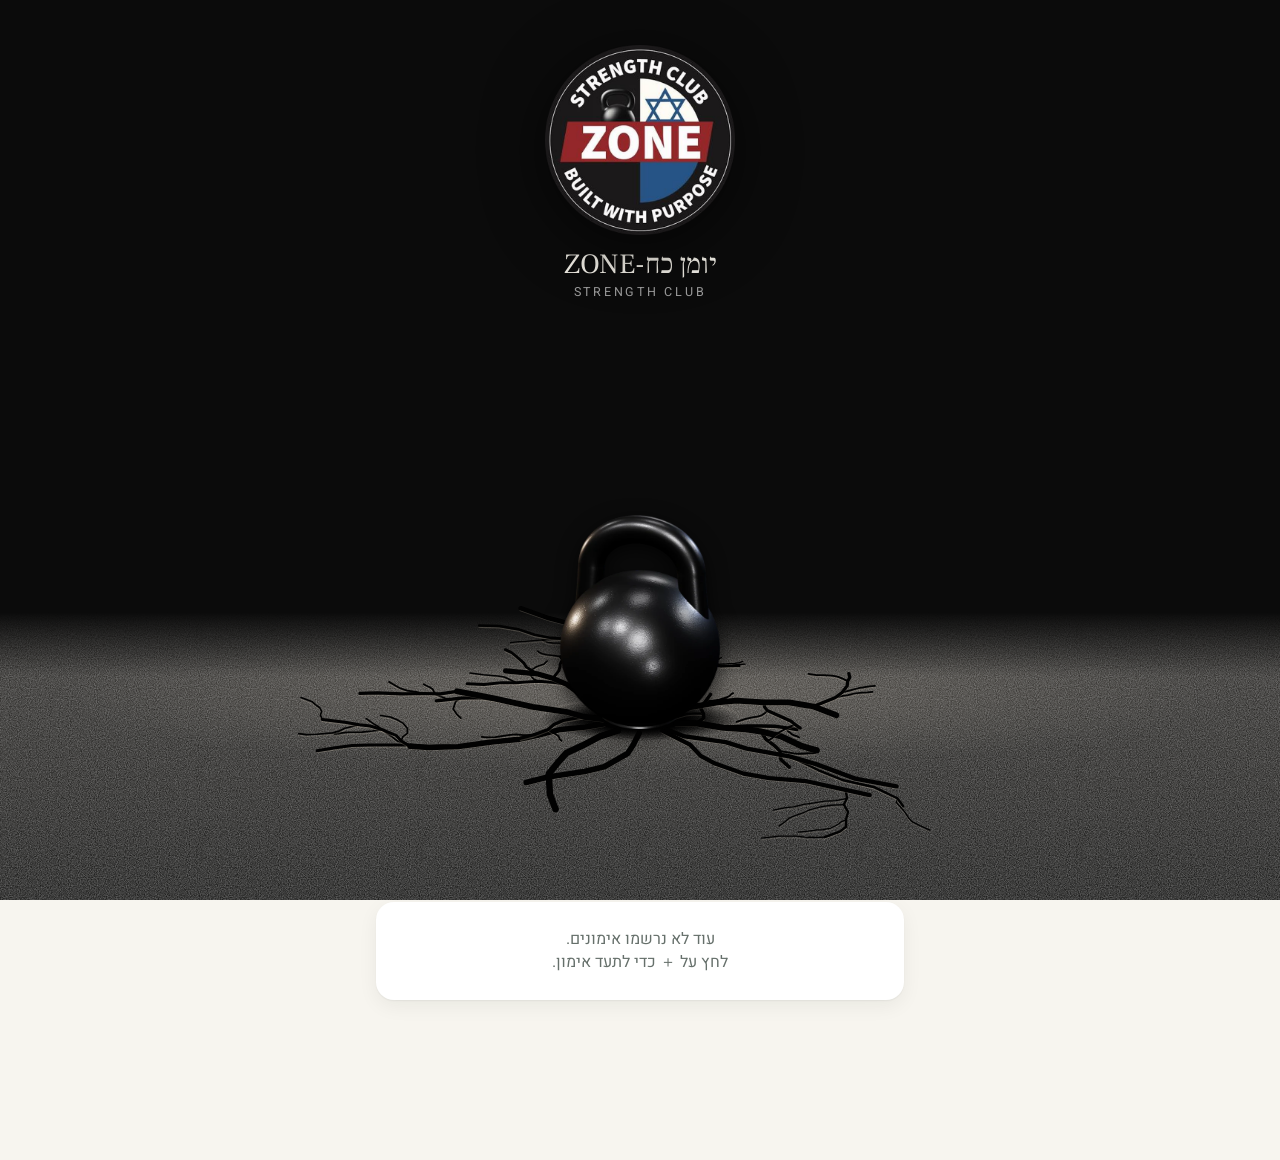
<file: index.html>
<!doctype html>
<html lang="he" dir="rtl">
<head>
<meta charset="utf-8">
<meta name="viewport" content="width=device-width, initial-scale=1, viewport-fit=cover">
<title>יומן כח-ZONE</title>
<meta name="description" content="מעקב RM ואימונים לסקוואט, מיליטרי פרס, דדליפט ובנץ׳ פרס. הנתונים נשמרים רק על המכשיר שלך.">
<meta name="robots" content="noindex, nofollow">
<meta name="theme-color" content="#111111">
<meta name="apple-mobile-web-app-capable" content="yes">
<meta name="mobile-web-app-capable" content="yes">
<meta name="apple-mobile-web-app-title" content="יומן כח-ZONE">
<meta name="apple-mobile-web-app-status-bar-style" content="default">
<link rel="manifest" href="manifest.webmanifest">
<link rel="icon" href="icons/logo.png" type="image/png">
<link rel="apple-touch-icon" href="icons/apple-touch-icon.png">
<link rel="stylesheet" href="fonts/fonts.css">
<link rel="stylesheet" href="app.css">
</head>
<body>
<div id="splash" aria-hidden="true">
  <div class="sp-floor"></div>
  <div class="sp-shadow"></div>
  <div class="sp-crater"></div>
  <svg class="sp-cracks" viewBox="0 0 400 160" preserveAspectRatio="xMidYMid meet"></svg>
  <img class="sp-kb" src="icons/kettlebell.webp" alt="">
  <div class="sp-dust"><i></i><i></i><i></i></div>
  <div class="sp-debris"></div>
  <div class="sp-top"><img class="sp-logo" src="icons/logo.png" alt=""><div class="sp-name">יומן כח-ZONE<small>STRENGTH CLUB</small></div></div>
  <div class="sp-flash"></div>
</div>
<div id="app">
  <main id="view" tabindex="-1"></main>
  <button id="fab-food" class="fab pill food" aria-label="הוספת אוכל" hidden><svg viewBox="0 0 24 24" aria-hidden="true"><path d="M12 5v14M5 12h14"/></svg><span>אוכל</span></button>
  <button id="fab" class="fab" aria-label="אימון חדש" hidden>
    <svg viewBox="0 0 24 24" aria-hidden="true"><path d="M12 5v14M5 12h14"/></svg>
  </button>
  <nav id="tabs" class="tabs">
    <button data-tab="home"><svg viewBox="0 0 24 24"><path d="M4 11l8-7 8 7v9a1 1 0 0 1-1 1h-5v-6h-4v6H5a1 1 0 0 1-1-1z"/></svg><span>בית</span></button>
    <button data-tab="workouts"><svg viewBox="0 0 24 24"><rect x="4" y="4" width="16" height="17" rx="3"/><path d="M8 2.5v3M16 2.5v3M4 10h16M8 14h3M8 17h6"/></svg><span>אימונים</span></button>
    <button data-tab="food" hidden><svg viewBox="0 0 24 24"><path d="M7 3v8M5 3v4a2 2 0 0 0 4 0V3M7 11v10M16 3c-2 1.5-3 4-3 7 0 1.7 1.3 3 3 3v8"/></svg><span>תזונה</span></button>
    <button data-tab="progress"><svg viewBox="0 0 24 24"><path d="M3 20h18M5 16l4-5 4 3 6-8"/><path d="M15 6h4v4"/></svg><span>התקדמות</span></button>
    <button data-tab="calc"><svg viewBox="0 0 24 24"><rect x="5" y="3" width="14" height="18" rx="3"/><path d="M8.5 7h7M9 12h.01M12 12h.01M15 12h.01M9 16h.01M12 16h.01M15 16h.01"/></svg><span>אחוזים</span></button>
    <button data-tab="settings"><svg viewBox="0 0 24 24"><circle cx="12" cy="12" r="3"/><path d="M19.4 15a1.7 1.7 0 0 0 .3 1.8l.1.1a2 2 0 1 1-2.8 2.8l-.1-.1a1.7 1.7 0 0 0-1.8-.3 1.7 1.7 0 0 0-1 1.5V21a2 2 0 1 1-4 0v-.1a1.7 1.7 0 0 0-1.1-1.5 1.7 1.7 0 0 0-1.8.3l-.1.1a2 2 0 1 1-2.8-2.8l.1-.1a1.7 1.7 0 0 0 .3-1.8 1.7 1.7 0 0 0-1.5-1H3a2 2 0 1 1 0-4h.1a1.7 1.7 0 0 0 1.5-1.1 1.7 1.7 0 0 0-.3-1.8l-.1-.1a2 2 0 1 1 2.8-2.8l.1.1a1.7 1.7 0 0 0 1.8.3H9a1.7 1.7 0 0 0 1-1.5V3a2 2 0 1 1 4 0v.1a1.7 1.7 0 0 0 1 1.5 1.7 1.7 0 0 0 1.8-.3l.1-.1a2 2 0 1 1 2.8 2.8l-.1.1a1.7 1.7 0 0 0-.3 1.8V9a1.7 1.7 0 0 0 1.5 1H21a2 2 0 1 1 0 4h-.1a1.7 1.7 0 0 0-1.5 1z"/></svg><span>הגדרות</span></button>
  </nav>
</div>
<div id="sheet-root"></div>
<div id="toast" role="status" aria-live="polite"></div>
<input type="file" id="file-json" accept="application/json,.json" hidden>
<script src="config.js"></script>
<script src="foods.js"></script>
<script src="nutrition.js"></script>
<script src="app.js"></script>
</body>
</html>
</file>
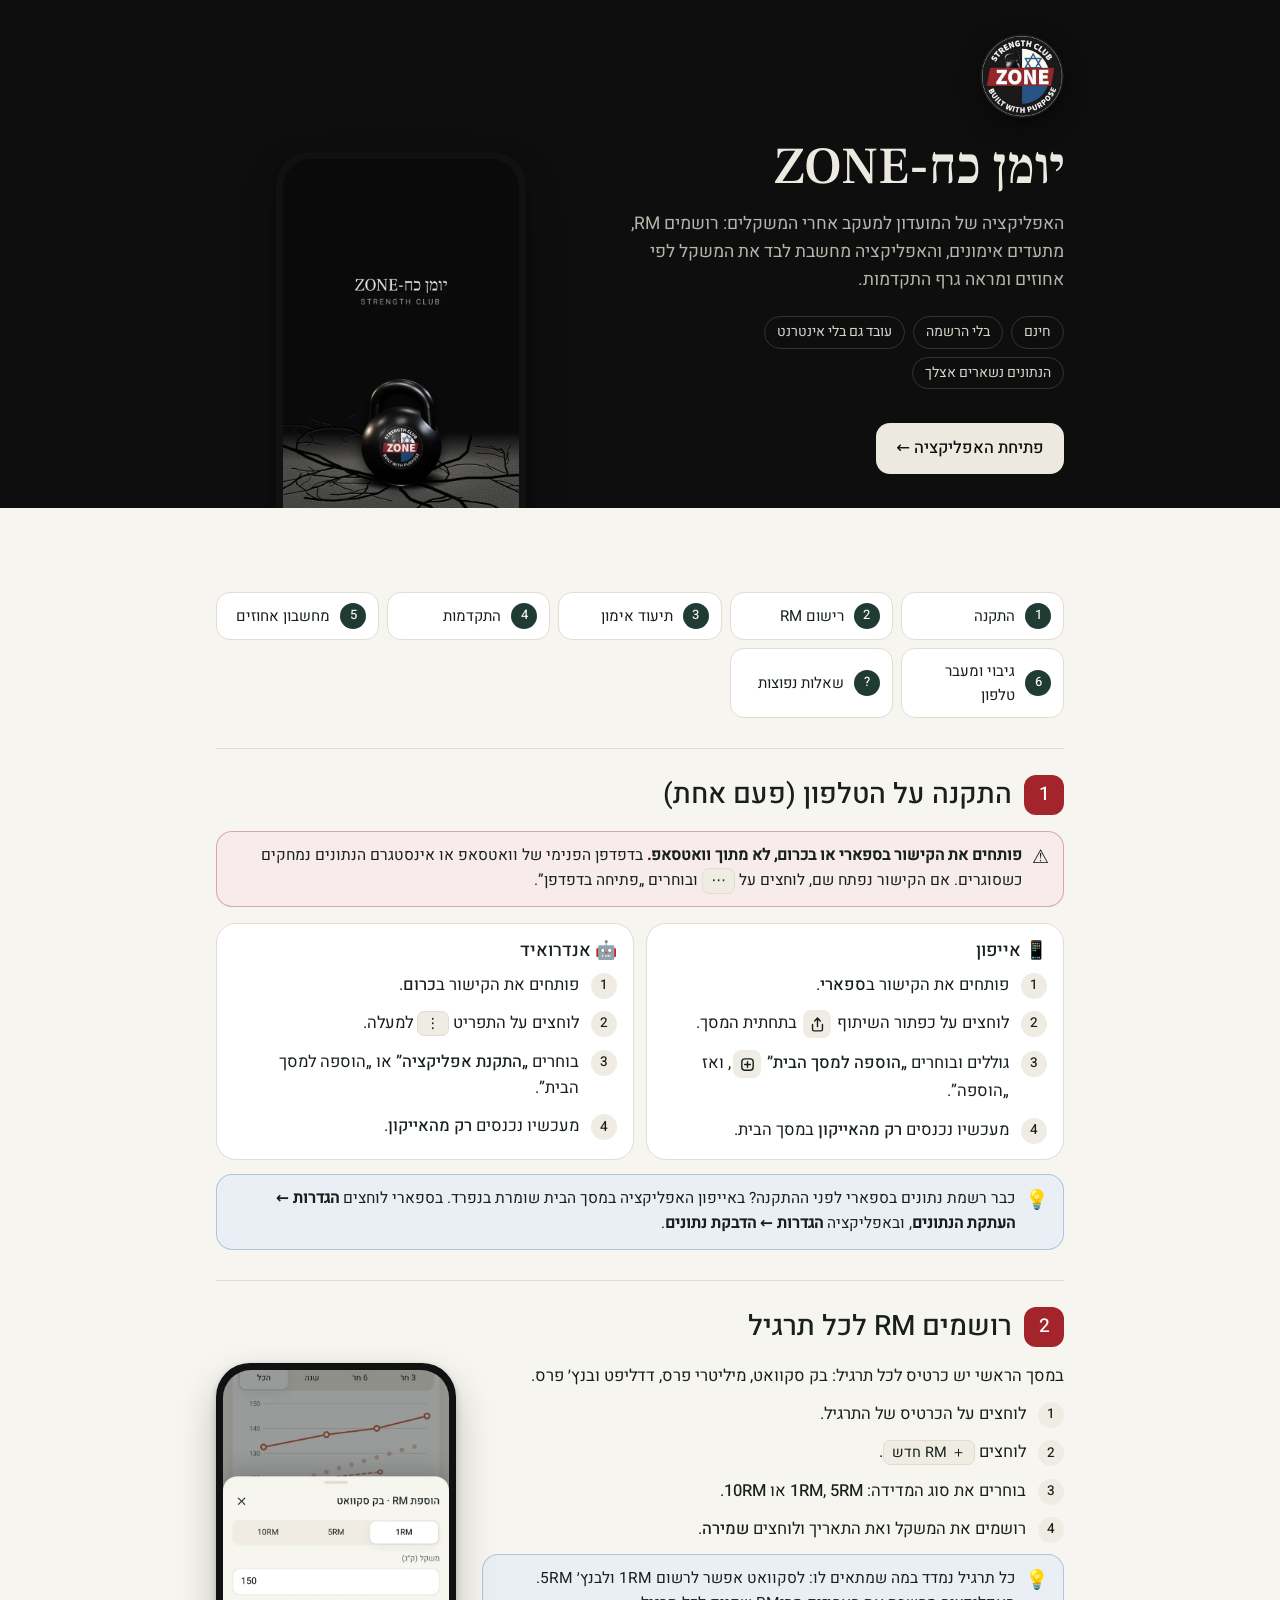
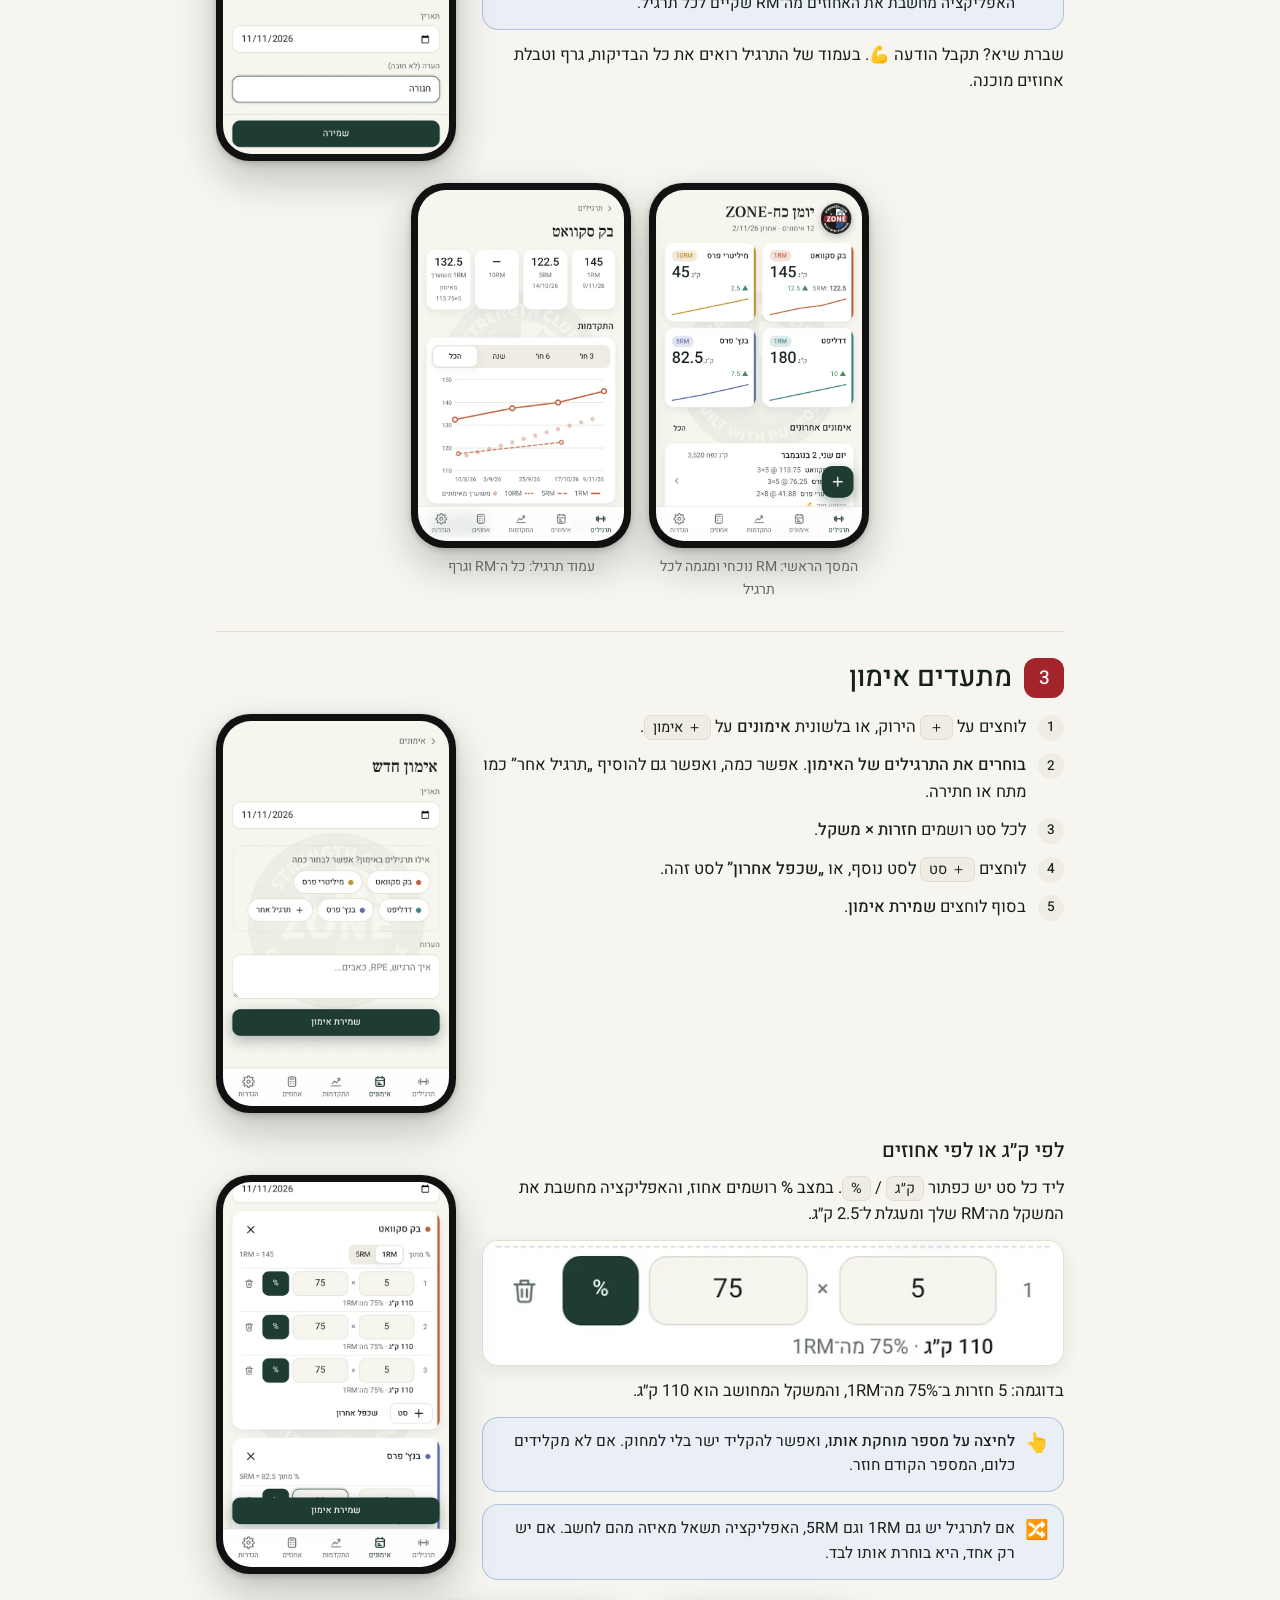
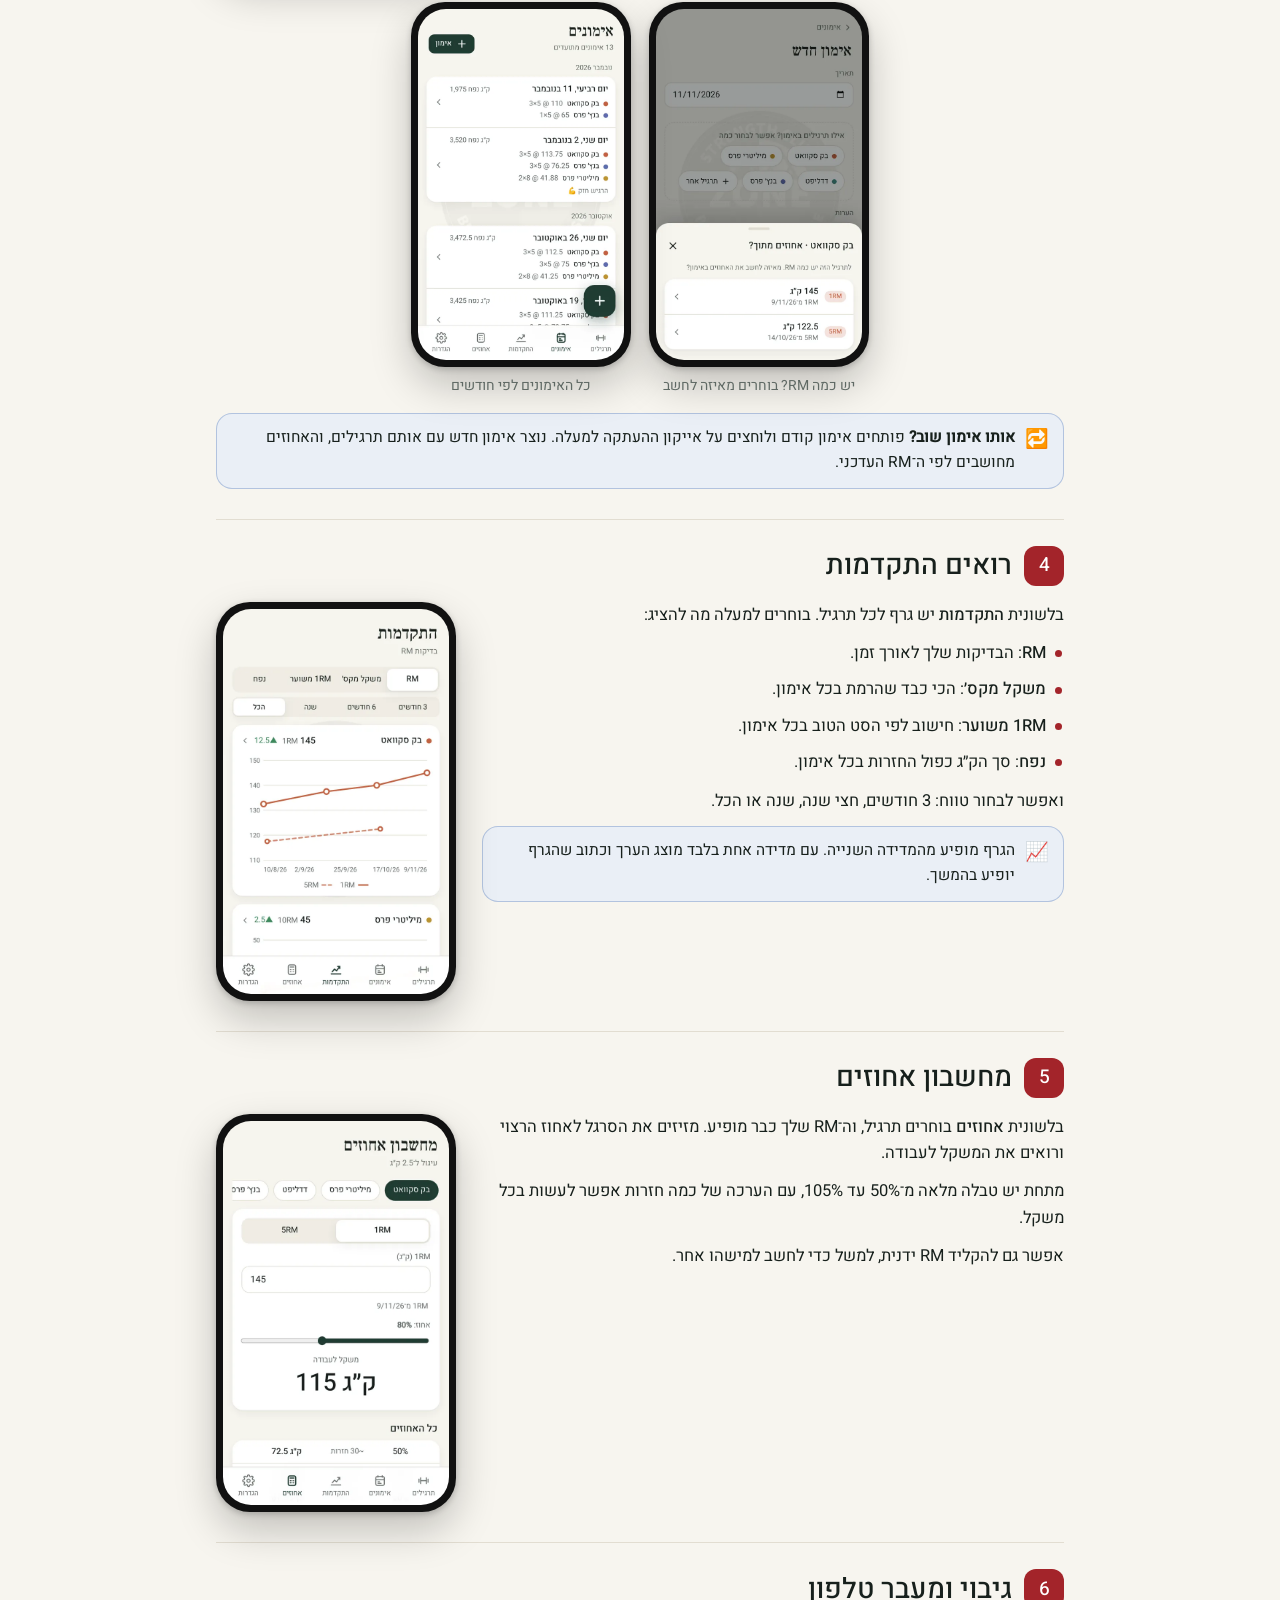
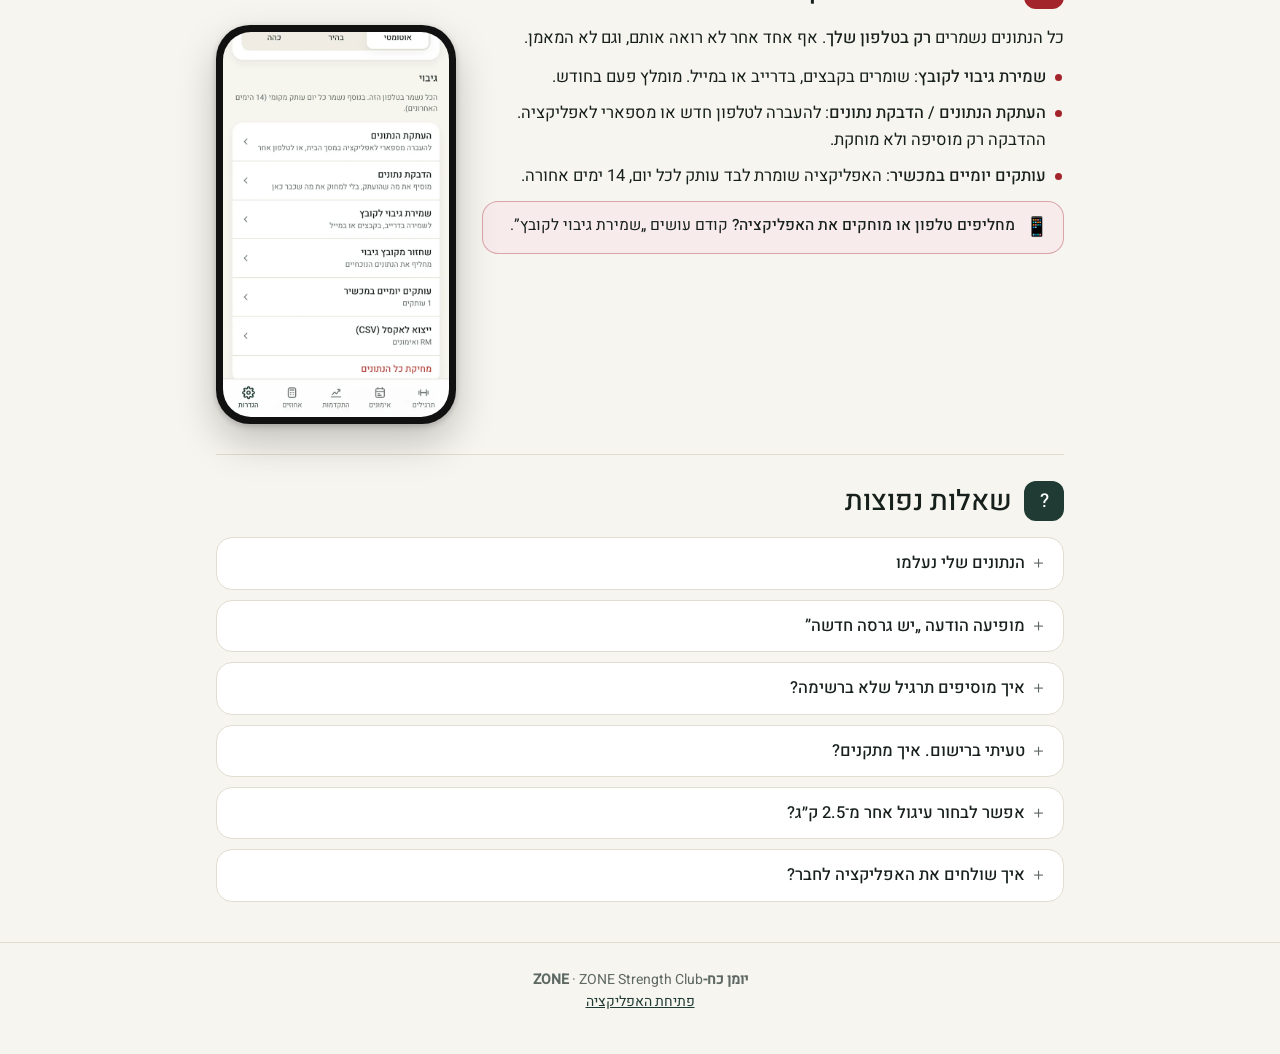
<file: guide.html>
<!doctype html>
<html lang="he" dir="rtl">
<head>
<meta charset="utf-8">
<meta name="viewport" content="width=device-width, initial-scale=1, viewport-fit=cover">
<title>מדריך – יומן כח-ZONE</title>
<meta name="description" content="מדריך קצר לאפליקציית יומן כח-ZONE: התקנה, רישום RM, תיעוד אימונים וגרפי התקדמות.">
<meta name="robots" content="noindex, nofollow">
<meta name="theme-color" content="#111111">
<link rel="icon" href="icons/logo.png" type="image/png">
<link rel="stylesheet" href="fonts/fonts.css">
<style>
:root{
  --bg:#F7F5EF;--surface:#fff;--surface-2:#EFECE4;--ink:#17201C;--muted:#5F6964;--line:#E2DDD1;
  --accent:#1F3B33;--red:#A3242A;--blue:#2E5FA8;--gold:#C0922F;--radius:20px;color-scheme:light;
}
@media (prefers-color-scheme:dark){:root:not([data-theme="light"]){--bg:#101513;--surface:#19201D;--surface-2:#232B28;--ink:#ECE9E1;--muted:#9AA39E;--line:#2C3532;--accent:#7FB8A4;color-scheme:dark}}
:root[data-theme="dark"]{--bg:#101513;--surface:#19201D;--surface-2:#232B28;--ink:#ECE9E1;--muted:#9AA39E;--line:#2C3532;--accent:#7FB8A4;color-scheme:dark}
*{box-sizing:border-box}
html,body{margin:0;background:var(--bg);color:var(--ink)}
body{font-family:Heebo,system-ui,-apple-system,"Segoe UI",Arial,sans-serif;font-size:16.5px;line-height:1.6;-webkit-font-smoothing:antialiased}
img{max-width:100%;height:auto;display:block}
h1,h2,h3{margin:0;line-height:1.2;font-weight:500}
p{margin:0}
.wrap{max-width:880px;margin:0 auto;padding:0 16px}

/* cover */
.cover{background:#0e0e0e;color:#ECE9E1;padding:calc(env(safe-area-inset-top) + 34px) 0 0;overflow:hidden}
.cover .wrap{display:grid;grid-template-columns:1.1fr .9fr;gap:24px;align-items:end}
.cover .logo{width:84px;height:84px;border-radius:50%;box-shadow:0 8px 24px rgba(0,0,0,.5);margin-bottom:18px}
.cover h1{font-family:"Frank Ruhl Libre",Heebo,serif;font-size:clamp(34px,7vw,52px)}
.cover .lead{color:#B9B5AC;margin:12px 0 22px;font-size:17.5px;max-width:30em}
.cover .chips{display:flex;flex-wrap:wrap;gap:8px;margin-bottom:34px}
.cover .chips span{border:1px solid #333;border-radius:99px;padding:4px 12px;font-size:14px;color:#D8D4CB}
.cover .phone{margin-bottom:-60px;justify-self:center;width:min(100%,250px)}
.cover .open{display:inline-flex;align-items:center;gap:8px;background:#ECE9E1;color:#0e0e0e;text-decoration:none;font-weight:500;padding:12px 20px;border-radius:14px;margin-bottom:34px}
.cover + .wrap{padding-top:84px}

/* phone frame */
.phone{border-radius:34px;padding:7px;background:#111;box-shadow:0 18px 40px rgba(0,0,0,.22),0 2px 6px rgba(0,0,0,.2)}
.phone img{border-radius:28px;width:100%}
.zoom{border-radius:16px;overflow:hidden;border:1px solid var(--line);box-shadow:0 6px 18px rgba(0,0,0,.08)}

/* sections */
.toc{display:grid;grid-template-columns:repeat(auto-fit,minmax(150px,1fr));gap:8px;margin:0 0 30px}
.toc a{display:flex;gap:10px;align-items:center;background:var(--surface);border:1px solid var(--line);border-radius:14px;padding:10px 12px;text-decoration:none;color:var(--ink);font-size:15px}
.toc b{display:grid;place-items:center;flex:none;width:26px;height:26px;border-radius:50%;background:var(--accent);color:var(--bg);font-size:13px;font-weight:500}
section{padding:26px 0 30px;border-top:1px solid var(--line)}
.sec-head{display:flex;align-items:center;gap:12px;margin-bottom:16px}
.num{display:grid;place-items:center;flex:none;width:40px;height:40px;border-radius:12px;background:var(--red);color:#fff;font-weight:500;font-size:19px}
.sec-head h2{font-size:clamp(22px,4.6vw,28px)}
.row{display:grid;grid-template-columns:1fr 240px;gap:26px;align-items:start}
.row.two{grid-template-columns:1fr 1fr}
.row .phone{max-width:240px;justify-self:center}
.steps{margin:0;padding:0;list-style:none;counter-reset:s;display:flex;flex-direction:column;gap:12px}
.steps li{counter-increment:s;position:relative;padding-inline-start:38px}
.steps li::before{content:counter(s);position:absolute;inset-inline-start:0;top:1px;width:26px;height:26px;border-radius:50%;background:var(--surface-2);display:grid;place-items:center;font-size:13.5px;font-weight:500}
.steps b,.text b,.bullets b{font-weight:500}
.bullets{margin:0;padding:0;list-style:none;display:flex;flex-direction:column;gap:10px}
.bullets li{position:relative;padding-inline-start:18px}
.bullets li::before{content:"";position:absolute;inset-inline-start:2px;top:.62em;width:7px;height:7px;border-radius:50%;background:var(--red)}
.text{display:flex;flex-direction:column;gap:12px}
.kbd{display:inline-block;padding:0 8px;border-radius:7px;background:var(--surface-2);border:1px solid var(--line);font-size:14.5px;white-space:nowrap}
.tip,.warn{border-radius:16px;padding:12px 14px 12px 14px;display:flex;gap:10px;align-items:flex-start;font-size:15.5px}
.tip{background:color-mix(in srgb,var(--blue) 10%,var(--surface));border:1px solid color-mix(in srgb,var(--blue) 30%,transparent)}
.warn{background:color-mix(in srgb,var(--red) 9%,var(--surface));border:1px solid color-mix(in srgb,var(--red) 35%,transparent)}
.tip i,.warn i{font-style:normal;font-size:19px;line-height:1.4}
.os{display:grid;grid-template-columns:1fr 1fr;gap:12px}
.os .card{background:var(--surface);border:1px solid var(--line);border-radius:var(--radius);padding:16px}
.os h3{font-size:18px;margin-bottom:10px;display:flex;align-items:center;gap:8px}
.ico{display:inline-grid;place-items:center;width:28px;height:28px;border-radius:8px;background:var(--surface-2);vertical-align:middle;margin:0 2px}
.ico svg{width:17px;height:17px;fill:none;stroke:currentColor;stroke-width:2;stroke-linecap:round;stroke-linejoin:round}
.gallery{display:grid;grid-template-columns:repeat(2,minmax(0,220px));gap:18px;justify-content:center}
.gallery figure{margin:0}
.gallery figcaption{text-align:center;font-size:14px;color:var(--muted);margin-top:8px}
.faq details{background:var(--surface);border:1px solid var(--line);border-radius:16px;padding:12px 16px;margin-bottom:10px}
.faq summary{cursor:pointer;font-weight:500;list-style:none}
.faq summary::-webkit-details-marker{display:none}
.faq summary::before{content:"＋";display:inline-block;width:22px;color:var(--muted)}
.faq details[open] summary::before{content:"－"}
.faq details p{margin-top:8px;color:var(--ink)}
footer{padding:26px 0 calc(env(safe-area-inset-bottom) + 40px);text-align:center;color:var(--muted);font-size:14px;border-top:1px solid var(--line)}
footer a{color:var(--accent)}

@media (max-width:640px){
  .cover .wrap{grid-template-columns:1fr}
  .cover .phone{width:62%;margin-top:4px}
  .row,.row.two{grid-template-columns:1fr}
  .row .phone{max-width:230px}
  .os{grid-template-columns:1fr}
  .gallery{grid-template-columns:repeat(2,minmax(0,1fr));gap:12px}
}

/* PDF / print */
@page{size:A4;margin:14mm}
@media print{
  :root{--bg:#fff}
  body{font-size:12.5pt}
  .cover{-webkit-print-color-adjust:exact;print-color-adjust:exact;padding-top:26px}
  .cover .phone{margin-bottom:0;width:190px}
  .cover + .wrap{padding-top:20px}
  .cover .open,.toc{display:none}
  section{break-inside:avoid-page;padding:16px 0 18px}
  #install,#workout{break-inside:auto}
  .row{grid-template-columns:1fr 200px}
  .row .phone{max-width:200px}
  .phone,.num,.tip,.warn,.steps li::before,.bullets li::before,.kbd,.ico{-webkit-print-color-adjust:exact;print-color-adjust:exact}
  .faq details{break-inside:avoid}
  .faq details>p{display:block}
}
</style>
</head>
<body>

<header class="cover">
  <div class="wrap">
    <div>
      <img class="logo" src="icons/logo.png" alt="ZONE Strength Club">
      <h1>יומן כח-ZONE</h1>
      <p class="lead">האפליקציה של המועדון למעקב אחרי המשקלים: רושמים RM, מתעדים אימונים, והאפליקציה מחשבת לבד את המשקל לפי אחוזים ומראה גרף התקדמות.</p>
      <div class="chips"><span>חינם</span><span>בלי הרשמה</span><span>עובד גם בלי אינטרנט</span><span>הנתונים נשארים אצלך</span></div>
      <a class="open" href="./">פתיחת האפליקציה ←</a>
    </div>
    <div class="phone"><img src="guide/01-splash.webp" alt="מסך הפתיחה של האפליקציה" width="620" height="1056"></div>
  </div>
</header>

<main class="wrap">

  <nav class="toc" aria-label="תוכן">
    <a href="#install"><b>1</b>התקנה</a>
    <a href="#rm"><b>2</b>רישום RM</a>
    <a href="#workout"><b>3</b>תיעוד אימון</a>
    <a href="#progress"><b>4</b>התקדמות</a>
    <a href="#calc"><b>5</b>מחשבון אחוזים</a>
    <a href="#backup"><b>6</b>גיבוי ומעבר טלפון</a>
    <a href="#faq"><b>?</b>שאלות נפוצות</a>
  </nav>

  <!-- 1 -->
  <section id="install">
    <div class="sec-head"><span class="num">1</span><h2>התקנה על הטלפון (פעם אחת)</h2></div>
    <div class="warn" style="margin-bottom:16px"><i>⚠️</i><p><b>פותחים את הקישור בספארי או בכרום, לא מתוך וואטסאפ.</b> בדפדפן הפנימי של וואטסאפ או אינסטגרם הנתונים נמחקים כשסוגרים. אם הקישור נפתח שם, לוחצים על <span class="kbd">⋯</span> ובוחרים „פתיחה בדפדפן”.</p></div>
    <div class="os">
      <div class="card">
        <h3>📱 אייפון</h3>
        <ol class="steps">
          <li>פותחים את הקישור ב<b>ספארי</b>.</li>
          <li>לוחצים על כפתור השיתוף <span class="ico"><svg viewBox="0 0 24 24"><path d="M12 15V3M8 7l4-4 4 4M5 12v7a2 2 0 0 0 2 2h10a2 2 0 0 0 2-2v-7"/></svg></span> בתחתית המסך.</li>
          <li>גוללים ובוחרים <b>„הוספה למסך הבית”</b> <span class="ico"><svg viewBox="0 0 24 24"><rect x="4" y="4" width="16" height="16" rx="4"/><path d="M12 8v8M8 12h8"/></svg></span>, ואז „הוספה”.</li>
          <li>מעכשיו נכנסים <b>רק מהאייקון</b> במסך הבית.</li>
        </ol>
      </div>
      <div class="card">
        <h3>🤖 אנדרואיד</h3>
        <ol class="steps">
          <li>פותחים את הקישור ב<b>כרום</b>.</li>
          <li>לוחצים על התפריט <span class="kbd">⋮</span> למעלה.</li>
          <li>בוחרים <b>„התקנת אפליקציה”</b> או „הוספה למסך הבית”.</li>
          <li>מעכשיו נכנסים <b>רק מהאייקון</b>.</li>
        </ol>
      </div>
    </div>
    <div class="tip" style="margin-top:14px"><i>💡</i><p>כבר רשמת נתונים בספארי לפני ההתקנה? באייפון האפליקציה במסך הבית שומרת בנפרד. בספארי לוחצים <b>הגדרות ← העתקת הנתונים</b>, ובאפליקציה <b>הגדרות ← הדבקת נתונים</b>.</p></div>
  </section>

  <!-- 2 -->
  <section id="rm">
    <div class="sec-head"><span class="num">2</span><h2>רושמים RM לכל תרגיל</h2></div>
    <div class="row">
      <div class="text">
        <p>במסך הראשי יש כרטיס לכל תרגיל: בק סקוואט, מיליטרי פרס, דדליפט ובנץ׳ פרס.</p>
        <ol class="steps">
          <li>לוחצים על הכרטיס של התרגיל.</li>
          <li>לוחצים <span class="kbd">＋ RM חדש</span>.</li>
          <li>בוחרים את סוג המדידה: <b>1RM</b>, <b>5RM</b> או <b>10RM</b>.</li>
          <li>רושמים את המשקל ואת התאריך ולוחצים <b>שמירה</b>.</li>
        </ol>
        <div class="tip"><i>💡</i><p>כל תרגיל נמדד במה שמתאים לו: לסקוואט אפשר לרשום 1RM ולבנץ׳ 5RM. האפליקציה מחשבת את האחוזים מה־RM שקיים לכל תרגיל.</p></div>
        <p class="muted">שברת שיא? תקבל הודעה 💪. בעמוד של התרגיל רואים את כל הבדיקות, גרף וטבלת אחוזים מוכנה.</p>
      </div>
      <div class="phone"><img src="guide/04-add-rm.webp" alt="הוספת RM" width="620" height="1056" loading="lazy"></div>
    </div>
    <div class="gallery" style="margin-top:22px">
      <figure><div class="phone"><img src="guide/02-home.webp" alt="המסך הראשי" width="620" height="1056" loading="lazy"></div><figcaption>המסך הראשי: RM נוכחי ומגמה לכל תרגיל</figcaption></figure>
      <figure><div class="phone"><img src="guide/03-lift.webp" alt="עמוד תרגיל" width="620" height="1056" loading="lazy"></div><figcaption>עמוד תרגיל: כל ה־RM וגרף</figcaption></figure>
    </div>
  </section>

  <!-- 3 -->
  <section id="workout">
    <div class="sec-head"><span class="num">3</span><h2>מתעדים אימון</h2></div>
    <div class="row">
      <div class="text">
        <ol class="steps">
          <li>לוחצים על <span class="kbd">＋</span> הירוק, או בלשונית <b>אימונים</b> על <span class="kbd">＋ אימון</span>.</li>
          <li><b>בוחרים את התרגילים של האימון</b>. אפשר כמה, ואפשר גם להוסיף „תרגיל אחר” כמו מתח או חתירה.</li>
          <li>לכל סט רושמים <b>חזרות × משקל</b>.</li>
          <li>לוחצים <span class="kbd">＋ סט</span> לסט נוסף, או <b>„שכפל אחרון”</b> לסט זהה.</li>
          <li>בסוף לוחצים <b>שמירת אימון</b>.</li>
        </ol>
      </div>
      <div class="phone"><img src="guide/05-new-workout.webp" alt="בחירת תרגילים לאימון" width="620" height="1056" loading="lazy"></div>
    </div>

    <h3 style="margin:26px 0 12px;font-size:20px">לפי ק״ג או לפי אחוזים</h3>
    <div class="row">
      <div class="text">
        <p>ליד כל סט יש כפתור <span class="kbd">ק״ג</span> / <span class="kbd">%</span>. במצב <b>%</b> רושמים אחוז, והאפליקציה מחשבת את המשקל מה־RM שלך ומעגלת ל־2.5 ק״ג.</p>
        <div class="zoom"><img src="guide/07b-set.webp" alt="סט: 5 חזרות ב־75% = 110 ק״ג" width="620" height="133" loading="lazy"></div>
        <p class="muted">בדוגמה: 5 חזרות ב־75% מה־1RM, והמשקל המחושב הוא 110 ק״ג.</p>
        <div class="tip"><i>👆</i><p><b>לחיצה על מספר מוחקת אותו</b>, ואפשר להקליד ישר בלי למחוק. אם לא מקלידים כלום, המספר הקודם חוזר.</p></div>
        <div class="tip"><i>🔀</i><p>אם לתרגיל יש גם 1RM וגם 5RM, האפליקציה תשאל מאיזה מהם לחשב. אם יש רק אחד, היא בוחרת אותו לבד.</p></div>
      </div>
      <div class="phone"><img src="guide/07-editor.webp" alt="רישום סטים באחוזים" width="620" height="1056" loading="lazy"></div>
    </div>
    <div class="gallery" style="margin-top:22px">
      <figure><div class="phone"><img src="guide/06-ask-base.webp" alt="בחירה מאיזה RM לחשב" width="620" height="1056" loading="lazy"></div><figcaption>יש כמה RM? בוחרים מאיזה לחשב</figcaption></figure>
      <figure><div class="phone"><img src="guide/08-workouts.webp" alt="רשימת אימונים" width="620" height="1056" loading="lazy"></div><figcaption>כל האימונים לפי חודשים</figcaption></figure>
    </div>
    <div class="tip" style="margin-top:16px"><i>🔁</i><p><b>אותו אימון שוב?</b> פותחים אימון קודם ולוחצים על אייקון ההעתקה למעלה. נוצר אימון חדש עם אותם תרגילים, והאחוזים מחושבים לפי ה־RM העדכני.</p></div>
  </section>

  <!-- 4 -->
  <section id="progress">
    <div class="sec-head"><span class="num">4</span><h2>רואים התקדמות</h2></div>
    <div class="row">
      <div class="text">
        <p>בלשונית <b>התקדמות</b> יש גרף לכל תרגיל. בוחרים למעלה מה להציג:</p>
        <ul class="bullets">
          <li><b>RM</b>: הבדיקות שלך לאורך זמן.</li>
          <li><b>משקל מקס׳</b>: הכי כבד שהרמת בכל אימון.</li>
          <li><b>1RM משוער</b>: חישוב לפי הסט הטוב בכל אימון.</li>
          <li><b>נפח</b>: סך הק״ג כפול החזרות בכל אימון.</li>
        </ul>
        <p>ואפשר לבחור טווח: 3 חודשים, חצי שנה, שנה או הכל.</p>
        <div class="tip"><i>📈</i><p>הגרף מופיע מהמדידה השנייה. עם מדידה אחת בלבד מוצג הערך וכתוב שהגרף יופיע בהמשך.</p></div>
      </div>
      <div class="phone"><img src="guide/09-progress.webp" alt="לשונית התקדמות" width="620" height="1056" loading="lazy"></div>
    </div>
  </section>

  <!-- 5 -->
  <section id="calc">
    <div class="sec-head"><span class="num">5</span><h2>מחשבון אחוזים</h2></div>
    <div class="row">
      <div class="text">
        <p>בלשונית <b>אחוזים</b> בוחרים תרגיל, וה־RM שלך כבר מופיע. מזיזים את הסרגל לאחוז הרצוי ורואים את המשקל לעבודה.</p>
        <p>מתחת יש טבלה מלאה מ־50% עד 105%, עם הערכה של כמה חזרות אפשר לעשות בכל משקל.</p>
        <p class="muted">אפשר גם להקליד RM ידנית, למשל כדי לחשב למישהו אחר.</p>
      </div>
      <div class="phone"><img src="guide/11-calc.webp" alt="מחשבון אחוזים" width="620" height="1056" loading="lazy"></div>
    </div>
  </section>

  <!-- 6 -->
  <section id="backup">
    <div class="sec-head"><span class="num">6</span><h2>גיבוי ומעבר טלפון</h2></div>
    <div class="row">
      <div class="text">
        <p>כל הנתונים נשמרים <b>רק בטלפון שלך</b>. אף אחד אחר לא רואה אותם, וגם לא המאמן.</p>
        <ul class="bullets">
          <li><b>שמירת גיבוי לקובץ</b>: שומרים בקבצים, בדרייב או במייל. מומלץ פעם בחודש.</li>
          <li><b>העתקת הנתונים / הדבקת נתונים</b>: להעברה לטלפון חדש או מספארי לאפליקציה. ההדבקה רק מוסיפה ולא מוחקת.</li>
          <li><b>עותקים יומיים במכשיר</b>: האפליקציה שומרת לבד עותק לכל יום, 14 ימים אחורה.</li>
        </ul>
        <div class="warn"><i>📱</i><p><b>מחליפים טלפון או מוחקים את האפליקציה?</b> קודם עושים „שמירת גיבוי לקובץ”.</p></div>
      </div>
      <div class="phone"><img src="guide/12-backup.webp" alt="מסך הגיבוי בהגדרות" width="620" height="1056" loading="lazy"></div>
    </div>
  </section>

  <!-- FAQ -->
  <section id="faq" class="faq">
    <div class="sec-head"><span class="num" style="background:var(--accent)">?</span><h2>שאלות נפוצות</h2></div>
    <details><summary>הנתונים שלי נעלמו</summary><p>כנראה האפליקציה נפתחה מתוך וואטסאפ או בגלישה פרטית, ושם הדפדפן מוחק הכל בסגירה. התקינו לפי שלב 1 ונכנסים רק מהאייקון. באייפון, אם רשמתם בספארי ואז התקנתם, הנתונים נשארו בספארי: מעבירים אותם עם העתקה והדבקה בהגדרות.</p></details>
    <details><summary>מופיעה הודעה „יש גרסה חדשה”</summary><p>לוחצים <b>עדכון</b> והאפליקציה מתעדכנת מיד. הנתונים לא נפגעים.</p></details>
    <details><summary>איך מוסיפים תרגיל שלא ברשימה?</summary><p>באימון: „＋ תרגיל אחר”. או בהגדרות ← תרגילים ← „＋ תרגיל”. שם אפשר גם לשנות שם של תרגיל או להסתיר אותו.</p></details>
    <details><summary>טעיתי ברישום. איך מתקנים?</summary><p>לוחצים על האימון ברשימה או על בדיקת ה־RM בעמוד התרגיל, משנים ושומרים. אפשר גם למחוק בכפתור הפח.</p></details>
    <details><summary>אפשר לבחור עיגול אחר מ־2.5 ק״ג?</summary><p>כן. בהגדרות ← „עיגול משקל מחושב” בוחרים 1, ‏1.25, ‏2.5 או 5.</p></details>
    <details><summary>איך שולחים את האפליקציה לחבר?</summary><p>בהגדרות ← „שליחת האפליקציה לחבר”. כל אחד מקבל אפליקציה משלו, עם הנתונים שלו.</p></details>
  </section>

</main>

<footer>
  <div class="wrap">
    <p><b>יומן כח-ZONE</b> · ZONE Strength Club</p>
    <p><a href="./">פתיחת האפליקציה</a></p>
  </div>
</footer>
</body>
</html>
</file>
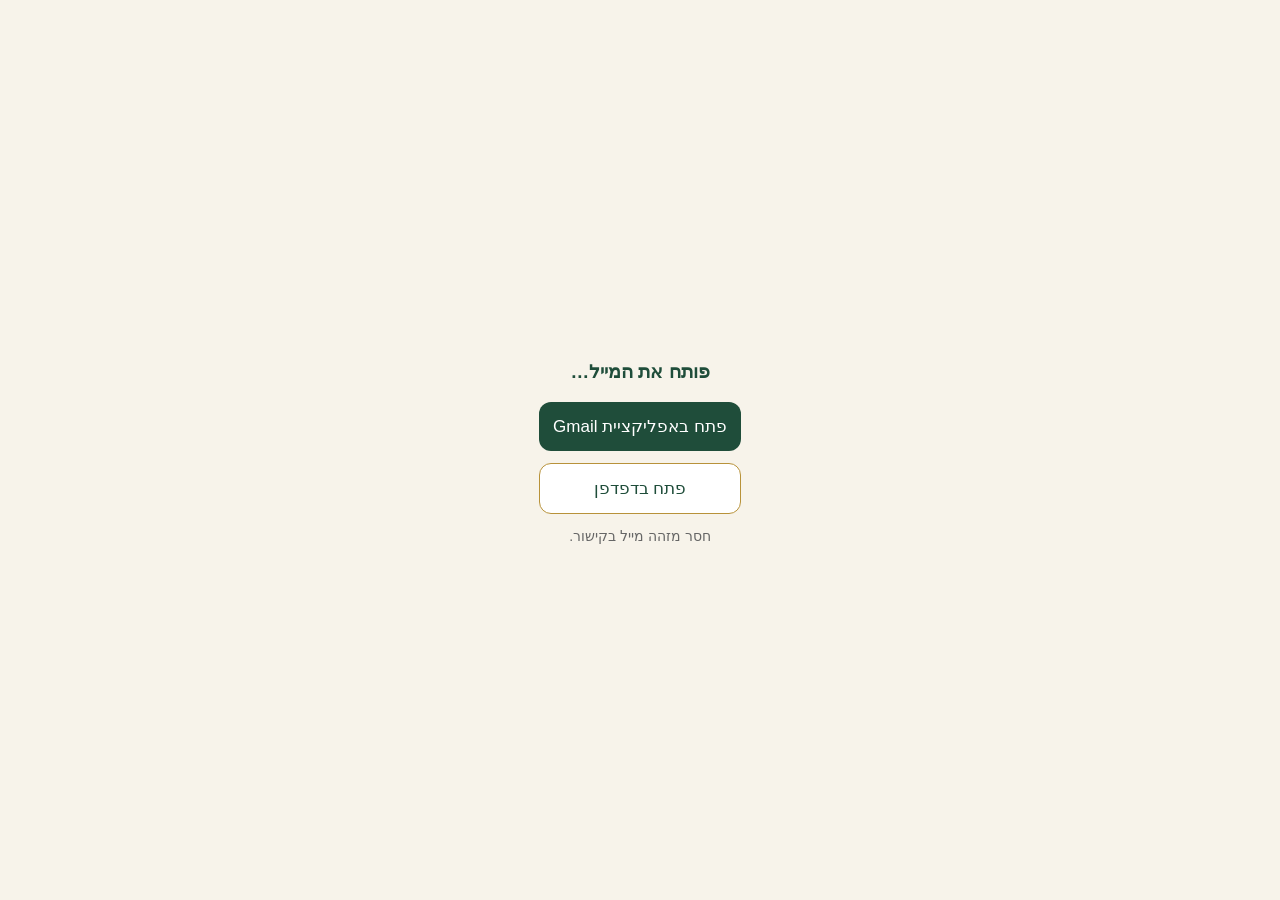
<file: m.html>
<!doctype html>
<html lang="he" dir="rtl">
<head>
<meta charset="utf-8">
<meta name="viewport" content="width=device-width,initial-scale=1">
<meta name="robots" content="noindex">
<title>פתיחת מייל</title>
<style>
  body{font-family:-apple-system,Segoe UI,Arial,sans-serif;background:#f7f3ea;color:#1f4d3a;margin:0;display:flex;min-height:100vh;align-items:center;justify-content:center}
  .box{text-align:center;padding:24px;max-width:340px}
  a.btn{display:block;margin:12px 0;padding:14px;border-radius:12px;text-decoration:none;font-size:17px}
  .app{background:#1f4d3a;color:#fff}
  .web{background:#fff;color:#1f4d3a;border:1px solid #b8923a}
  p{font-size:14px;color:#666}
</style>
</head>
<body>
<div class="box">
  <h3>פותח את המייל…</h3>
  <a id="app" class="btn app" href="#">פתח באפליקציית Gmail</a>
  <a id="web" class="btn web" href="#">פתח בדפדפן</a>
  <p id="msg"></p>
</div>
<script>
  // Redirect helper for the morning brief: ?t=<Gmail thread id (hex)>
  var t = (new URLSearchParams(location.search).get('t') || '').replace(/[^0-9a-fA-F]/g, '');
  var web = 'https://mail.google.com/mail/u/0/#all/' + t;
  var app = 'googlegmail:///cv=' + t + '/accountId=1&create-new-tab';
  document.getElementById('web').href = web;
  document.getElementById('app').href = app;
  var ios = /iPhone|iPad|iPod/i.test(navigator.userAgent);
  var mobile = ios || /Android/i.test(navigator.userAgent);
  if (!t) {
    document.getElementById('msg').textContent = 'חסר מזהה מייל בקישור.';
  } else if (ios) {
    location.href = app;
  } else if (!mobile) {
    location.replace(web);
  }
</script>
</body>
</html>
</file>
<file: fonts/fonts.css>
@font-face{font-family:'Heebo';font-style:normal;font-weight:300;font-display:swap;src:url(heebo-hebrew-300-normal.woff2) format('woff2');unicode-range:U+0590-05FF,U+200C-2010,U+20AA,U+25CC,U+FB1D-FB4F}
@font-face{font-family:'Heebo';font-style:normal;font-weight:300;font-display:swap;src:url(heebo-latin-300-normal.woff2) format('woff2');unicode-range:U+0000-00FF,U+0131,U+0152-0153,U+02BB-02BC,U+02C6,U+02DA,U+02DC,U+0304,U+0308,U+0329,U+2000-206F,U+20AC,U+2122,U+2191,U+2193,U+2212,U+2215,U+FEFF,U+FFFD}
@font-face{font-family:'Heebo';font-style:normal;font-weight:400;font-display:swap;src:url(heebo-hebrew-400-normal.woff2) format('woff2');unicode-range:U+0590-05FF,U+200C-2010,U+20AA,U+25CC,U+FB1D-FB4F}
@font-face{font-family:'Heebo';font-style:normal;font-weight:400;font-display:swap;src:url(heebo-latin-400-normal.woff2) format('woff2');unicode-range:U+0000-00FF,U+0131,U+0152-0153,U+02BB-02BC,U+02C6,U+02DA,U+02DC,U+0304,U+0308,U+0329,U+2000-206F,U+20AC,U+2122,U+2191,U+2193,U+2212,U+2215,U+FEFF,U+FFFD}
@font-face{font-family:'Heebo';font-style:normal;font-weight:500;font-display:swap;src:url(heebo-hebrew-500-normal.woff2) format('woff2');unicode-range:U+0590-05FF,U+200C-2010,U+20AA,U+25CC,U+FB1D-FB4F}
@font-face{font-family:'Heebo';font-style:normal;font-weight:500;font-display:swap;src:url(heebo-latin-500-normal.woff2) format('woff2');unicode-range:U+0000-00FF,U+0131,U+0152-0153,U+02BB-02BC,U+02C6,U+02DA,U+02DC,U+0304,U+0308,U+0329,U+2000-206F,U+20AC,U+2122,U+2191,U+2193,U+2212,U+2215,U+FEFF,U+FFFD}
@font-face{font-family:'Frank Ruhl Libre';font-style:normal;font-weight:300;font-display:swap;src:url(frank-ruhl-libre-hebrew-300-normal.woff2) format('woff2');unicode-range:U+0590-05FF,U+200C-2010,U+20AA,U+25CC,U+FB1D-FB4F}
@font-face{font-family:'Frank Ruhl Libre';font-style:normal;font-weight:300;font-display:swap;src:url(frank-ruhl-libre-latin-300-normal.woff2) format('woff2');unicode-range:U+0000-00FF,U+0131,U+0152-0153,U+02BB-02BC,U+02C6,U+02DA,U+02DC,U+0304,U+0308,U+0329,U+2000-206F,U+20AC,U+2122,U+2191,U+2193,U+2212,U+2215,U+FEFF,U+FFFD}
@font-face{font-family:'Frank Ruhl Libre';font-style:normal;font-weight:400;font-display:swap;src:url(frank-ruhl-libre-hebrew-400-normal.woff2) format('woff2');unicode-range:U+0590-05FF,U+200C-2010,U+20AA,U+25CC,U+FB1D-FB4F}
@font-face{font-family:'Frank Ruhl Libre';font-style:normal;font-weight:400;font-display:swap;src:url(frank-ruhl-libre-latin-400-normal.woff2) format('woff2');unicode-range:U+0000-00FF,U+0131,U+0152-0153,U+02BB-02BC,U+02C6,U+02DA,U+02DC,U+0304,U+0308,U+0329,U+2000-206F,U+20AC,U+2122,U+2191,U+2193,U+2212,U+2215,U+FEFF,U+FFFD}
@font-face{font-family:'Frank Ruhl Libre';font-style:normal;font-weight:500;font-display:swap;src:url(frank-ruhl-libre-hebrew-500-normal.woff2) format('woff2');unicode-range:U+0590-05FF,U+200C-2010,U+20AA,U+25CC,U+FB1D-FB4F}
@font-face{font-family:'Frank Ruhl Libre';font-style:normal;font-weight:500;font-display:swap;src:url(frank-ruhl-libre-latin-500-normal.woff2) format('woff2');unicode-range:U+0000-00FF,U+0131,U+0152-0153,U+02BB-02BC,U+02C6,U+02DA,U+02DC,U+0304,U+0308,U+0329,U+2000-206F,U+20AC,U+2122,U+2191,U+2193,U+2212,U+2215,U+FEFF,U+FFFD}
</file>
<file: app.css>
:root{
  --bg:#F7F5EF;
  --surface:#FFFFFF;
  --surface-2:#EFECE4;
  --ink:#17201C;
  --muted:#66706B;
  --line:#E2DDD1;
  --accent:#1F3B33;
  --accent-soft:#1F3B3314;
  --on-accent:#FFFFFF;
  --p:#C4603F;
  --f:#C0922F;
  --c:#3F8486;
  --ok:#3B8A5A;
  --warn:#C58316;
  --over:#C0433A;
  --shadow:0 1px 2px rgba(20,30,25,.06),0 6px 20px rgba(20,30,25,.06);
  --radius:18px;
  --tabs-h:64px;
  color-scheme:light;
}
@media (prefers-color-scheme:dark){
  :root:not([data-theme="light"]){
    --bg:#101513;--surface:#19201D;--surface-2:#232B28;--ink:#ECE9E1;--muted:#9AA39E;--line:#2C3532;
    --accent-soft:#ffffff12;--p:#E07E5E;--f:#DDB257;--c:#5FAAAC;--ok:#5DB27F;--warn:#E3A33A;--over:#E2645A;
    --shadow:0 1px 2px rgba(0,0,0,.3),0 8px 24px rgba(0,0,0,.25);color-scheme:dark;
  }
}
:root[data-theme="dark"]{
  --bg:#101513;--surface:#19201D;--surface-2:#232B28;--ink:#ECE9E1;--muted:#9AA39E;--line:#2C3532;
  --accent-soft:#ffffff12;--p:#E07E5E;--f:#DDB257;--c:#5FAAAC;--ok:#5DB27F;--warn:#E3A33A;--over:#E2645A;
  --shadow:0 1px 2px rgba(0,0,0,.3),0 8px 24px rgba(0,0,0,.25);color-scheme:dark;
}

[hidden]{display:none!important}
*{box-sizing:border-box;-webkit-tap-highlight-color:transparent}
html,body{margin:0;background:var(--bg);color:var(--ink)}
body{font-family:Heebo,system-ui,-apple-system,"Segoe UI",Arial,sans-serif;font-size:16px;line-height:1.45;-webkit-font-smoothing:antialiased;min-height:100dvh}
button,input,select,textarea{font:inherit;color:inherit}
button{cursor:pointer}
svg{width:22px;height:22px;fill:none;stroke:currentColor;stroke-width:1.8;stroke-linecap:round;stroke-linejoin:round}
h1,h2,h3{margin:0;font-weight:500;line-height:1.2}
h1{font-size:26px}
h2{font-size:19px}
h3{font-size:16px}
p{margin:0}
.muted{color:var(--muted)}
.small{font-size:13.5px}
.num{font-variant-numeric:tabular-nums}
.num,.stepper input,.mini-steps input,.plan-table input,.grid3 input{direction:ltr}

#view{max-width:560px;margin:0 auto;padding:calc(env(safe-area-inset-top) + 18px) 16px calc(var(--tabs-h) + env(safe-area-inset-bottom) + 96px);outline:none}
#view.no-tabs{padding-bottom:calc(env(safe-area-inset-bottom) + 32px)}

/* tabs */
.tabs{position:fixed;inset-inline:0;bottom:0;z-index:20;display:flex;justify-content:center;gap:4px;padding:6px 8px calc(env(safe-area-inset-bottom) + 6px);background:color-mix(in srgb,var(--surface) 88%,transparent);backdrop-filter:blur(14px);-webkit-backdrop-filter:blur(14px);border-top:1px solid var(--line)}
.tabs button{flex:1;max-width:130px;display:flex;flex-direction:column;align-items:center;gap:2px;padding:6px 0;border:0;background:none;color:var(--muted);font-size:12px;border-radius:12px}
.tabs button[aria-current="page"]{color:var(--accent)}
:root[data-theme="dark"] .tabs button[aria-current="page"]{color:var(--ink)}
@media (prefers-color-scheme:dark){:root:not([data-theme="light"]) .tabs button[aria-current="page"]{color:var(--ink)}}
.tabs button[aria-current="page"] svg{stroke-width:2.2}

.fab{position:fixed;z-index:21;bottom:calc(var(--tabs-h) + env(safe-area-inset-bottom) + 18px);inset-inline-start:max(16px,calc(50% - 264px));width:60px;height:60px;border-radius:20px;border:0;background:var(--accent);color:var(--on-accent);display:grid;place-items:center;box-shadow:0 8px 24px color-mix(in srgb,var(--accent) 40%,transparent)}
.fab svg{width:28px;height:28px;stroke-width:2.2}
.fab:active{transform:scale(.96)}

/* building blocks */
.card{background:var(--surface);border-radius:var(--radius);box-shadow:var(--shadow);padding:16px}
.stack{display:flex;flex-direction:column;gap:14px}
.row{display:flex;align-items:center;gap:10px}
.between{justify-content:space-between}
.grow{flex:1;min-width:0}
.section-title{display:flex;align-items:baseline;justify-content:space-between;margin:22px 4px 10px}
.section-title h2{font-size:17px}

.btn{display:inline-flex;align-items:center;justify-content:center;gap:8px;min-height:46px;padding:0 18px;border-radius:14px;border:1px solid var(--line);background:var(--surface);font-weight:500}
.btn.primary{background:var(--accent);border-color:var(--accent);color:var(--on-accent)}
.btn.ghost{background:transparent;border-color:transparent}
.btn.danger{color:var(--over)}
.btn.block{width:100%}
.btn.sm{min-height:36px;padding:0 12px;font-size:14px;border-radius:11px}
.btn:disabled{opacity:.5}
.icon-btn{width:40px;height:40px;border-radius:12px;border:0;background:transparent;display:grid;place-items:center;color:var(--ink)}
.icon-btn:active,.btn:active{opacity:.75}

.field{display:flex;flex-direction:column;gap:6px}
.field>span{font-size:13.5px;color:var(--muted)}
.input,select.input,textarea.input{width:100%;min-height:46px;padding:10px 14px;border-radius:13px;border:1px solid var(--line);background:var(--surface);outline:none}
.input:focus{border-color:var(--accent);box-shadow:0 0 0 3px var(--accent-soft)}
textarea.input{min-height:76px;resize:vertical}
.grid3{display:grid;grid-template-columns:repeat(3,1fr);gap:10px}

.chips{display:flex;gap:8px;overflow-x:auto;padding:2px 2px 6px;scrollbar-width:none}
.chips::-webkit-scrollbar{display:none}
.chip{flex:none;min-height:36px;padding:0 14px;border-radius:999px;border:1px solid var(--line);background:var(--surface);font-size:14px;white-space:nowrap}
.chip[aria-pressed="true"]{background:var(--accent);border-color:var(--accent);color:var(--on-accent)}
.seg{display:flex;background:var(--surface-2);border-radius:13px;padding:3px}
.seg button{flex:1;min-height:38px;border:0;border-radius:10px;background:transparent;font-size:14px}
.seg button[aria-pressed="true"]{background:var(--surface);box-shadow:var(--shadow);font-weight:500}
.lift .hd{display:flex;align-items:center;justify-content:space-between;gap:6px}
/* sheet */
.sheet-backdrop{position:fixed;inset:0;z-index:40;background:rgba(10,15,12,.42);opacity:0;transition:opacity .25s}
.sheet-backdrop.show{opacity:1}
.sheet{position:fixed;z-index:41;inset-inline:0;bottom:0;max-width:560px;margin:0 auto;max-height:92dvh;display:flex;flex-direction:column;background:var(--bg);border-radius:24px 24px 0 0;transform:translateY(100%);transition:transform .32s cubic-bezier(.2,.8,.2,1);box-shadow:0 -10px 40px rgba(0,0,0,.18)}
.sheet.show{transform:none}
.sheet.full{height:100dvh;max-height:100dvh;border-radius:0}
.sheet-head{display:flex;align-items:center;gap:8px;padding:10px 12px 6px 12px}
.sheet-head h2{flex:1;font-size:18px;padding-inline-start:4px}
.sheet-grip{width:40px;height:5px;border-radius:9px;background:var(--line);margin:8px auto 0}
.sheet-body{overflow-y:auto;padding:6px 16px calc(env(safe-area-inset-bottom) + 20px);-webkit-overflow-scrolling:touch}
.sheet-foot{padding:10px 16px calc(env(safe-area-inset-bottom) + 12px);border-top:1px solid var(--line);background:var(--bg)}
#toast{position:fixed;z-index:60;left:50%;top:calc(env(safe-area-inset-top) + 14px);transform:translate(-50%,-20px);background:var(--ink);color:var(--bg);padding:11px 18px;border-radius:14px;font-size:14.5px;opacity:0;pointer-events:none;transition:.25s;max-width:calc(100% - 32px);text-align:center}
#toast.show{opacity:1;transform:translate(-50%,0)}

/* lift colors */
:root{--squat:#C4603F;--ohp:#C0922F;--dead:#3F8486;--bench:#5B6CB0}
@media (prefers-color-scheme:dark){:root:not([data-theme="light"]){--squat:#E07E5E;--ohp:#DDB257;--dead:#5FAAAC;--bench:#8C9BDB}}
:root[data-theme="dark"]{--squat:#E07E5E;--ohp:#DDB257;--dead:#5FAAAC;--bench:#8C9BDB}

.top{display:flex;align-items:flex-end;justify-content:space-between;gap:12px;margin:6px 4px 16px}
.top h1{font-family:"Frank Ruhl Libre",Heebo,serif;font-size:30px}
.top p{margin-top:4px}
.back{display:inline-flex;align-items:center;gap:4px;border:0;background:none;color:var(--muted);padding:6px 2px;margin-bottom:4px;font-size:14.5px}
.back svg{width:18px;height:18px}

/* lift cards */
.lifts{display:grid;grid-template-columns:1fr 1fr;gap:12px}
.lift{position:relative;display:flex;flex-direction:column;gap:6px;text-align:start;border:0;background:var(--surface);border-radius:var(--radius);box-shadow:var(--shadow);padding:14px 14px 10px;overflow:hidden}
.lift::before{content:"";position:absolute;inset-block:0;inset-inline-start:0;width:4px;background:var(--lc)}
.lift .nm{font-weight:500;font-size:15px}
.lift .big{font-size:30px;font-weight:500;line-height:1;font-variant-numeric:tabular-nums}
.lift .big small{font-size:13px;font-weight:400;color:var(--muted);margin-inline-start:3px}
.lift .sub{font-size:12.5px;color:var(--muted);display:flex;gap:8px;flex-wrap:wrap}
.lift svg.spark{width:100%;height:36px;stroke:var(--lc);stroke-width:2;margin-top:2px}
.lift .delta{font-size:12.5px;font-variant-numeric:tabular-nums}
.up{color:var(--ok)}.down{color:var(--over)}
.dot{display:inline-block;width:9px;height:9px;border-radius:50%;background:var(--lc);flex:none}

/* lift detail */
.hero{display:grid;grid-template-columns:repeat(3,1fr);gap:10px}
.stat{background:var(--surface);border-radius:16px;box-shadow:var(--shadow);padding:12px 8px;text-align:center}
.stat b{display:block;font-size:23px;font-weight:500;font-variant-numeric:tabular-nums;line-height:1.15}
.stat span{font-size:12.5px;color:var(--muted)}
.stat em{display:block;font-style:normal;font-size:11.5px;color:var(--muted);margin-top:2px}

.chart-card{padding:14px 10px 10px}
.chart{width:100%;display:block;direction:ltr}
.chart svg{width:100%;height:auto;display:block;stroke:none}
.chart text{font-size:11px;fill:var(--muted);font-family:Heebo,system-ui,sans-serif}
.chart .grid{stroke:var(--line);stroke-width:1}
.legend{display:flex;gap:14px;justify-content:center;flex-wrap:wrap;font-size:12.5px;color:var(--muted);margin-top:8px}
.legend span{display:inline-flex;align-items:center;gap:5px}
.legend i{display:inline-block;width:16px;height:0;border-top:2.5px solid var(--lc)}
.legend i.dash{border-top-style:dashed}
.legend i.pt{width:8px;height:8px;border:0;border-radius:50%;background:var(--lc);opacity:.45}
.chart-empty{padding:34px 10px;text-align:center;color:var(--muted);font-size:14px}

.list{background:var(--surface);border-radius:var(--radius);box-shadow:var(--shadow);overflow:hidden}
.li{display:flex;align-items:center;gap:12px;padding:12px 14px;border-top:1px solid var(--line);width:100%;background:none;border-inline:0;border-bottom:0;text-align:start}
.li:first-child{border-top:0}
.li .t{font-weight:500}
.li .s{font-size:13px;color:var(--muted)}
.li .v{font-weight:500;font-variant-numeric:tabular-nums;white-space:nowrap}
.li svg.chev{width:18px;height:18px;color:var(--muted);transform:scaleX(-1)}
.badge{font-size:12px;font-weight:500;padding:2px 8px;border-radius:99px;background:var(--surface-2);color:var(--muted);direction:ltr}
.badge.one{background:color-mix(in srgb,var(--lc,var(--accent)) 18%,transparent);color:var(--lc,var(--accent))}
.empty{padding:26px 18px;text-align:center;color:var(--muted)}

.pct-table{width:100%;border-collapse:collapse;font-variant-numeric:tabular-nums}
.pct-table td{padding:9px 14px;border-top:1px solid var(--line);font-size:14.5px}
.pct-table tr:first-child td{border-top:0}
.pct-table td:last-child{text-align:end;font-weight:500}
.pct-table td.reps{color:var(--muted);font-size:13px;text-align:center}
.pct-table tr.hl td{background:var(--accent-soft)}

/* workouts */
.wk .lines{display:flex;flex-direction:column;gap:3px;margin-top:6px}
.wk .line{display:flex;gap:8px;align-items:center;font-size:13.5px}
.wk .line .sets{color:var(--muted);direction:ltr;text-align:start;overflow:hidden;text-overflow:ellipsis;white-space:nowrap}
.month{font-size:13px;color:var(--muted);margin:18px 6px 8px}

/* editor */
.ex{background:var(--surface);border-radius:var(--radius);box-shadow:var(--shadow);padding:12px 12px 10px;position:relative;overflow:hidden}
.ex::before{content:"";position:absolute;inset-block:0;inset-inline-start:0;width:4px;background:var(--lc)}
.ex-head{display:flex;align-items:center;gap:8px;margin-bottom:8px;padding-inline-start:4px}
.ex-head h3{flex:1}
.ex-head .s{font-size:12.5px;color:var(--muted)}
.set{display:grid;grid-template-columns:26px 1fr auto 1fr auto 34px;gap:6px;align-items:center;padding:5px 0;border-top:1px dashed var(--line)}
.ex-head+.set{border-top:0}
.set .n{font-size:12.5px;color:var(--muted);text-align:center}
.set .x{color:var(--muted);font-size:13px}
.set input{width:100%;min-height:42px;padding:6px 8px;text-align:center;border-radius:11px;border:1px solid var(--line);background:var(--bg);outline:none;direction:ltr;font-variant-numeric:tabular-nums;font-size:16px}
.set input:focus{border-color:var(--accent);box-shadow:0 0 0 3px var(--accent-soft)}
.unit{min-height:42px;min-width:46px;border-radius:11px;border:1px solid var(--line);background:var(--surface-2);font-size:13.5px;font-weight:500;padding:0 6px}
.unit.pct{background:var(--accent);border-color:var(--accent);color:var(--on-accent)}
.set .calc{grid-column:2 / -1;font-size:12.5px;color:var(--muted);margin-top:-2px;padding-inline-start:2px}
.set .calc b{color:var(--ink);font-weight:500}
.set .del{width:34px;height:34px;border:0;background:none;color:var(--muted);border-radius:10px;display:grid;place-items:center}
.set .del svg{width:18px;height:18px}
.ex-foot{display:flex;gap:8px;margin-top:8px}
.addex{display:flex;flex-wrap:wrap;gap:8px}
.addex button{display:inline-flex;align-items:center;gap:7px;min-height:40px;padding:0 14px;border-radius:999px;border:1px dashed var(--line);background:transparent;font-size:14px}
.save-bar{position:sticky;bottom:calc(var(--tabs-h) + env(safe-area-inset-bottom) + 10px);margin-top:18px;z-index:6}
.save-bar .btn{box-shadow:0 8px 24px color-mix(in srgb,var(--accent) 35%,transparent)}
.note{font-size:13px;color:var(--muted);padding:0 4px}

.confirm-body{padding:4px 4px 8px}
.confirm-actions{display:flex;gap:10px;margin-top:16px}
.confirm-actions .btn{flex:1}
@media (max-width:360px){.lifts{grid-template-columns:1fr}.set{grid-template-columns:20px 1fr auto 1fr auto 30px;gap:4px}}

@media (min-width:600px){
  .sheet{bottom:20px;border-radius:24px}
  .sheet.full{height:calc(100dvh - 40px);max-height:none;border-radius:24px;bottom:20px}
}
@media (prefers-reduced-motion:reduce){*{transition:none!important;animation-duration:.01s!important}}

/* v2 */
:root{--c5:#8A5FB0;--c6:#B5577A;--c7:#4F8A3F;--c8:#8A6B3F;--c9:#3F6B9A;--c10:#7A7F3A}
@media (prefers-color-scheme:dark){:root:not([data-theme="light"]){--c5:#B28FD6;--c6:#E07FA2;--c7:#7DBF6B;--c8:#C9A06B;--c9:#7FA8DB;--c10:#B8BD6A}}
:root[data-theme="dark"]{--c5:#B28FD6;--c6:#E07FA2;--c7:#7DBF6B;--c8:#C9A06B;--c9:#7FA8DB;--c10:#B8BD6A}
.hero{grid-template-columns:repeat(min(var(--n,3),4),1fr);gap:8px}
.hero .stat b{font-size:clamp(17px,5.4vw,23px)}
.hero .stat span{font-size:12px}
.legend svg.lg{width:18px;height:4px;stroke:none;fill:none}
.ex-base{display:flex;align-items:center;gap:8px;margin:-2px 0 6px;padding-inline-start:4px;flex-wrap:wrap}
.ex-base .s{font-size:12.5px;color:var(--muted)}
.seg.sm{padding:2px;border-radius:10px}
.seg.sm button{min-height:30px;font-size:12.5px;padding:0 10px;border-radius:8px}
.seg.mb{margin-bottom:10px}
.install{display:flex;gap:10px;align-items:flex-start;margin-bottom:14px;border:1px solid color-mix(in srgb,var(--accent) 25%,transparent)}
.install .col{display:flex;flex-direction:column;align-items:center;gap:4px}
.chips.wrap{flex-wrap:wrap;overflow:visible}
.chip.static{display:inline-flex;align-items:center;gap:4px;cursor:default;font-weight:500}
.chip-x{border:0;background:none;padding:2px;margin-inline-end:-6px;color:var(--muted);display:grid;place-items:center}
.chip-x svg{width:15px;height:15px}
.li>svg:not(.chev){color:var(--accent);flex:none}
.toggle{position:relative;width:48px;height:28px;flex:none}
.toggle input{position:absolute;inset:0;opacity:0;margin:0;cursor:pointer}
.toggle span{position:absolute;inset:0;border-radius:99px;background:var(--line);transition:.2s}
.toggle span::after{content:"";position:absolute;top:3px;inset-inline-start:3px;width:22px;height:22px;border-radius:50%;background:#fff;box-shadow:0 1px 3px rgba(0,0,0,.25);transition:.2s}
.toggle input:checked+span{background:var(--accent)}
.toggle input:checked+span::after{inset-inline-start:23px}
.addex-card{display:flex;flex-direction:column;gap:10px;border:1px dashed var(--line);box-shadow:none;background:transparent}
.addex-card h3{font-size:14.5px;color:var(--muted);font-weight:500}
.addex button{background:var(--surface);border-style:solid}
.addex button.on{border-color:var(--lc);background:color-mix(in srgb,var(--lc) 10%,var(--surface))}
.addex button b{color:var(--lc);font-weight:500}
.addex button svg{width:16px;height:16px}
.pg-head{display:flex;align-items:center;gap:8px;width:100%;border:0;background:none;padding:2px 4px 10px;text-align:start}
.pg-head b{font-weight:500;font-size:15.5px}
.pg-head .pg-val{white-space:nowrap;font-variant-numeric:tabular-nums}
.pg-head .pg-val b{font-weight:500}
.pg-head svg.chev{width:16px;height:16px;color:var(--muted);transform:scaleX(-1)}
.tabs button{min-width:0}

/* brand: watermark + header logo */
body::before{content:"";position:fixed;z-index:0;pointer-events:none;left:50%;top:52%;width:min(78vw,440px);aspect-ratio:1;transform:translate(-50%,-50%);background:url(icons/logo.png) center/contain no-repeat;opacity:.045;filter:grayscale(1)}
#app{position:relative;z-index:1}
.brand{display:flex;align-items:center;gap:12px}
.brand img{width:58px;height:58px;border-radius:50%;box-shadow:0 4px 14px rgba(0,0,0,.25);flex:none}

/* splash: a real kettlebell slams into a concrete floor and cracks it, then the logo appears */
#splash{--impact:80%;--kbw:min(34vw,160px);position:fixed;inset:0;z-index:100;background:#0b0b0b;overflow:hidden;transition:opacity .6s ease}
#splash.out{opacity:0;pointer-events:none}
.sp-floor{position:absolute;left:-10%;right:-10%;top:calc(var(--impact) - 12%);bottom:0;
  background:
    radial-gradient(ellipse 55% 38% at 50% 28%,rgba(255,240,220,.16),transparent 70%),
    url("data:image/svg+xml,%3Csvg xmlns='http://www.w3.org/2000/svg' width='220' height='220'%3E%3Cfilter id='n'%3E%3CfeTurbulence type='fractalNoise' baseFrequency='.9' numOctaves='3' stitchTiles='stitch'/%3E%3CfeColorMatrix values='0 0 0 0 .5 0 0 0 0 .5 0 0 0 0 .5 0 0 0 .55 0'/%3E%3C/filter%3E%3Crect width='100%25' height='100%25' filter='url(%23n)'/%3E%3C/svg%3E"),
    linear-gradient(#2c2a27,#191816 60%,#0d0d0c);
  -webkit-mask-image:linear-gradient(transparent,#000 22%);mask-image:linear-gradient(transparent,#000 22%)}
.sp-kb{position:absolute;left:50%;width:var(--kbw);height:auto;bottom:calc(100% - var(--impact) - 4px);margin-left:calc(var(--kbw) / -2);transform:translateY(-120vh);
  animation:spFall .36s cubic-bezier(.62,0,1,1) .45s forwards,spLand .4s cubic-bezier(.2,.8,.3,1) .81s forwards;filter:drop-shadow(0 6px 10px rgba(0,0,0,.7))}
.sp-shadow{position:absolute;left:50%;top:var(--impact);width:calc(var(--kbw) * 1.15);height:calc(var(--kbw) * .2);margin:calc(var(--kbw) * -.1) 0 0 calc(var(--kbw) * -.575);border-radius:50%;background:radial-gradient(closest-side,rgba(0,0,0,.85),transparent);opacity:0;transform:scale(.25);animation:spShadow .36s cubic-bezier(.62,0,1,1) .45s forwards}
.sp-crater{position:absolute;left:50%;top:var(--impact);width:calc(var(--kbw) * 1.25);height:calc(var(--kbw) * .26);margin:calc(var(--kbw) * -.13) 0 0 calc(var(--kbw) * -.625);border-radius:50%;
  background:radial-gradient(closest-side,#030303 45%,rgba(0,0,0,.6) 70%,transparent);box-shadow:0 -2px 0 rgba(255,240,220,.08);opacity:0;transform:scale(.3)}
.sp-cracks{position:absolute;left:50%;top:var(--impact);width:min(130vw,620px);height:auto;transform:translate(-50%,-50%);overflow:visible}
.sp-cracks path{fill:none;stroke-linecap:round;stroke-linejoin:round;stroke-dasharray:1;stroke-dashoffset:1}
.sp-cracks .c{stroke:#020202}
.sp-cracks .h{stroke:rgba(255,236,210,.18);transform:translate(0,1.2px)}
.sp-dust i{position:absolute;left:50%;top:var(--impact);width:calc(var(--kbw) * 1.6);height:calc(var(--kbw) * .55);margin:calc(var(--kbw) * -.4) 0 0 calc(var(--kbw) * -.8);border-radius:50%;background:radial-gradient(closest-side,rgba(190,180,165,.55),transparent);filter:blur(6px);opacity:0}
.sp-debris i{position:absolute;left:50%;top:var(--impact);width:4px;height:4px;border-radius:1px;background:#8d877e}
.sp-flash{position:absolute;inset:0;background:#fff;opacity:0;pointer-events:none}
.sp-top{position:absolute;left:0;right:0;top:calc(env(safe-area-inset-top) + 5%);display:flex;flex-direction:column;align-items:center;gap:14px;opacity:0;transform:translateY(-14px) scale(.92)}
.sp-logo{width:min(40vw,190px,22vh);height:min(40vw,190px,22vh);object-fit:contain;filter:drop-shadow(0 10px 30px rgba(0,0,0,.6))}
.sp-name{text-align:center;color:#ECE9E1;font-family:"Frank Ruhl Libre",Heebo,serif;font-size:28px;line-height:1.1}
.sp-name small{display:block;font-family:Heebo,sans-serif;font-size:12.5px;letter-spacing:.22em;color:#9A9A9A;margin-top:6px}
#splash.hit .sp-crater{animation:spCrater .14s ease-out forwards}
#splash.hit .sp-cracks path{animation:spCrack var(--d,.3s) cubic-bezier(.2,.9,.3,1) var(--w,0s) forwards}
#splash.hit .sp-dust i{animation:spDust 1.4s ease-out forwards}
#splash.hit .sp-dust i:nth-child(2){animation-delay:.05s;animation-duration:1.7s}
#splash.hit .sp-dust i:nth-child(3){animation-delay:.1s;animation-duration:2s}
#splash.hit .sp-flash{animation:spFlash .18s ease-out}
#splash.hit{animation:spShake .65s cubic-bezier(.36,.07,.19,.97) both}
#splash.logo .sp-top{animation:spTop .8s cubic-bezier(.2,1.2,.4,1) forwards}
@keyframes spFall{0%{transform:translateY(-120vh) scaleY(1.18);filter:blur(2px) drop-shadow(0 6px 10px rgba(0,0,0,.7))}100%{transform:translateY(0) scaleY(1.1);filter:blur(1px) drop-shadow(0 6px 10px rgba(0,0,0,.7))}}
@keyframes spLand{0%{transform:translateY(7px) scale(1.06,.9);filter:drop-shadow(0 6px 10px rgba(0,0,0,.7))}35%{transform:translateY(-9px) scale(.99,1.02)}70%{transform:translateY(5px) scale(1.01,.99)}100%{transform:translateY(5px) scale(1);filter:drop-shadow(0 6px 10px rgba(0,0,0,.7))}}
@keyframes spShadow{to{opacity:1;transform:scale(1)}}
@keyframes spCrater{to{opacity:1;transform:scale(1)}}
@keyframes spCrack{to{stroke-dashoffset:0}}
@keyframes spDust{0%{opacity:.85;transform:scale(.3,.4)}100%{opacity:0;transform:scale(1.9,1.3) translateY(-24px)}}
@keyframes spFlash{0%{opacity:.32}100%{opacity:0}}
@keyframes spTop{to{opacity:1;transform:none}}
@keyframes spShake{0%{transform:translate3d(0,14px,0)}10%{transform:translate3d(-12px,-8px,0) rotate(-.8deg)}20%{transform:translate3d(11px,6px,0) rotate(.7deg)}32%{transform:translate3d(-8px,-5px,0) rotate(-.5deg)}45%{transform:translate3d(6px,4px,0)}60%{transform:translate3d(-4px,-2px,0)}75%{transform:translate3d(2px,1px,0)}100%{transform:none}}
@media (prefers-reduced-motion:reduce){#splash{display:none}}
.card.warn{border:1.5px solid var(--over);background:color-mix(in srgb,var(--over) 8%,var(--surface));margin-bottom:14px}
.card.warn p{margin-top:4px;color:var(--ink)}
#update-bar{position:fixed;z-index:70;inset-inline:12px;top:calc(env(safe-area-inset-top) + 10px);max-width:536px;margin:0 auto;display:flex;align-items:center;gap:10px;padding:10px 10px 10px 14px;padding-inline-start:16px;border-radius:16px;background:var(--surface);box-shadow:0 10px 30px rgba(0,0,0,.18);border:1px solid var(--line);transform:translateY(-140%);transition:transform .35s cubic-bezier(.2,.8,.2,1)}
#update-bar.show{transform:none}
#update-bar b{display:block;font-weight:500}
#update-bar small{display:block;font-size:12.5px;color:var(--muted)}
.sp-shade{position:absolute;border-radius:50%;pointer-events:none;opacity:0;
  background:radial-gradient(circle at 34% 28%,rgba(255,255,255,.32),rgba(255,255,255,.06) 28%,transparent 45%,rgba(0,0,0,.18) 70%,rgba(0,0,0,.55) 100%);
  box-shadow:inset 0 0 0 1px rgba(0,0,0,.35),inset 0 -6px 12px rgba(0,0,0,.35)}
.pg-empty .pg-head{padding-bottom:4px}
.pg-empty p{padding:0 4px 2px}

/* last time, inside an exercise */
.last{display:flex;align-items:center;gap:10px;margin:0 0 6px;padding:8px 10px;border-radius:12px;background:var(--surface-2);font-size:13px}
.last .lbl{display:block;color:var(--muted);font-size:12px}
.last .sum{display:block;direction:ltr;text-align:right;font-variant-numeric:tabular-nums;font-weight:500;unicode-bidi:plaintext}
.last .btn{flex:none;white-space:nowrap}
.last.none{color:var(--muted);font-size:12.5px;padding:6px 10px}
/* workouts dashboard */
.dash{display:flex;flex-direction:column;gap:10px;margin-bottom:6px}
.tiles{display:grid;grid-template-columns:repeat(4,1fr);gap:8px}
.tiles .stat{padding:10px 4px}
.tiles .stat b{font-size:24px}
.tiles .stat span{font-size:12px;line-height:1.25;display:block}
.wk-card{padding:14px 14px 12px}
.wbars{width:100%;height:auto;display:block;margin:10px 0 6px;direction:ltr;stroke:none;overflow:visible}
.wbars *{stroke:none}
.wbars rect{fill:color-mix(in srgb,var(--accent) 45%,transparent)}
.wbars rect.cur{fill:var(--accent)}
.wbars rect.zero{fill:var(--line)}
.wbars text{font-size:10px;fill:var(--muted);font-family:Heebo,system-ui,sans-serif}
.wbars text.n{fill:var(--ink);font-weight:500}
:root[data-theme="dark"] .wbars rect.cur{fill:var(--ink)}
@media (prefers-color-scheme:dark){:root:not([data-theme="light"]) .wbars rect.cur{fill:var(--ink)}:root:not([data-theme="light"]) .wbars rect{fill:color-mix(in srgb,var(--ink) 35%,transparent)}}
:root[data-theme="dark"] .wbars rect{fill:color-mix(in srgb,var(--ink) 35%,transparent)}
.wbars rect.zero{fill:var(--line)!important}
.dash-foot{display:flex;justify-content:space-between;gap:8px;flex-wrap:wrap;font-size:13.5px}
.dash-foot b{font-weight:500}

/* ---------- nutrition ---------- */
:root{--n-p:#C4603F;--n-f:#C0922F;--n-c:#3F8486}
@media (prefers-color-scheme:dark){:root:not([data-theme="light"]){--n-p:#E07E5E;--n-f:#DDB257;--n-c:#5FAAAC}}
:root[data-theme="dark"]{--n-p:#E07E5E;--n-f:#DDB257;--n-c:#5FAAAC}
.datebar{display:flex;align-items:center;gap:4px;background:var(--surface);border-radius:14px;box-shadow:var(--shadow);padding:4px;margin-bottom:10px}
.datebar .d{flex:1;text-align:center;border:0;background:none;min-height:40px;font-weight:500}
.datebar .d small{display:block;font-weight:400;color:var(--muted);font-size:12px;margin-top:-2px}
.datebar .icon-btn:disabled{opacity:.25}
.daytype{display:flex;align-items:center;justify-content:center;gap:6px;flex-wrap:wrap;width:100%;border:1px dashed var(--line);background:transparent;border-radius:12px;padding:7px 10px;margin-bottom:10px;font-size:14px;color:var(--muted)}
.daytype svg{width:18px;height:18px}
.daytype small{font-size:11.5px;opacity:.8}
.daytype.train{border-style:solid;border-color:color-mix(in srgb,var(--accent) 40%,transparent);color:var(--ink);background:var(--accent-soft)}
.nsum{display:flex;gap:14px;align-items:center}
.nring-wrap{position:relative;flex:none;width:128px;height:128px}
.nring{width:128px;height:128px;stroke-linecap:round}
.nring circle{fill:none;stroke-width:11}
.nring .trk{stroke:var(--surface-2)}
.nring .bar{stroke:var(--accent);transition:stroke-dasharray .5s}
.nring .bar.over{stroke:var(--over)}
:root[data-theme="dark"] .nring .bar:not(.over){stroke:var(--ink)}
@media (prefers-color-scheme:dark){:root:not([data-theme="light"]) .nring .bar:not(.over){stroke:var(--ink)}}
.nring-val{position:absolute;inset:0;display:flex;flex-direction:column;align-items:center;justify-content:center;text-align:center;line-height:1.15}
.nring-val b{font-size:26px;font-weight:500}
.nring-val span{font-size:12px;color:var(--muted)}
.nring-val small{font-size:11px;color:var(--muted);margin-top:3px}
.nmacros{flex:1;min-width:0;display:flex;flex-direction:column;gap:9px}
.nm .nm-n{font-size:14px;font-weight:500}
.nm .nm-s{font-size:13px;color:var(--muted);white-space:nowrap}
.nm .nm-s b{color:var(--ink);font-weight:500;font-size:15px}
.nm .nm-s.over b{color:var(--over)}
.nm .nm-g{font-size:11.5px;color:var(--muted);margin-top:2px}
.nbar{height:7px;border-radius:9px;background:var(--surface-2);overflow:hidden;margin-top:3px}
.nbar i{display:block;height:100%;border-radius:9px;background:var(--mc,var(--accent))}
.p{--mc:var(--n-p)}.f{--mc:var(--n-f)}.c{--mc:var(--n-c)}
.nmeal{margin-top:14px}
.nmeal-h{display:flex;align-items:center;gap:8px;padding:0 4px 6px}
.nmeal-h b{font-weight:500;font-size:15.5px}
.nchips{display:inline-flex;gap:3px;flex:none}
.nc{font-style:normal;font-size:11.5px;font-variant-numeric:tabular-nums;padding:1px 6px;border-radius:99px;color:#fff;background:var(--mc)}
.nc::after{content:"★";font-size:9px;margin-inline-start:2px;opacity:.85}
.nsec{font-size:13px;color:var(--muted);margin:10px 4px 6px}
.li.nf{gap:8px;padding:8px 10px 8px 6px}
.nf-main{flex:1;min-width:0;border:0;background:none;text-align:start;padding:2px 4px}
.nf-main .t{font-weight:500;font-size:15px}
.nf-main .s{font-size:12.5px;color:var(--muted)}
.star-btn{border:0;background:none;color:var(--line);padding:4px;flex:none}
.star-btn[aria-pressed="true"]{color:var(--n-f)}
.star-btn[aria-pressed="true"] svg{fill:currentColor}
.nprev{display:grid;grid-template-columns:repeat(4,1fr);gap:6px;text-align:center}
.nprev>div{display:flex;flex-direction:column;gap:1px}
.nprev span{font-size:12px;color:var(--muted)}
.nprev b{font-weight:500;font-size:16px;color:var(--mc,var(--ink))}
.nprev small{font-size:11.5px;color:var(--muted)}
.nbars rect{fill:color-mix(in srgb,var(--n-c) 70%,transparent)}
.nbars rect.over{fill:color-mix(in srgb,var(--over) 75%,transparent)}
.nbars rect.tg{fill:var(--ink)!important;opacity:.55}
.nbars circle.trd{fill:var(--accent)}
:root[data-theme="dark"] .nbars circle.trd{fill:var(--ink)}
.legend .lg-tg{display:inline-block;width:12px;height:3px;background:var(--ink);opacity:.55;border-radius:2px}
.legend .lg-tr{display:inline-block;width:7px;height:7px;border-radius:50%;background:var(--accent)}
.ntbl td{text-align:center}
.ntbl td:first-child{text-align:start}
.nhome{display:flex;align-items:center;gap:12px;width:100%;border:0;text-align:start;margin-bottom:12px}
.nhome>svg{color:var(--accent);flex:none}
.nhome b{font-weight:500}
.nhome-bars{display:grid;grid-template-columns:repeat(3,1fr);gap:6px;margin-top:6px}
.nhome-k{text-align:end;line-height:1.15;flex:none}
.nhome-k b{display:block;font-size:20px;font-weight:500}
.nhome-k small{font-size:11.5px;color:var(--muted)}
.nday{display:flex;align-items:center;gap:8px;flex-wrap:wrap;font-size:13.5px;color:var(--muted);background:var(--surface-2);border-radius:12px;padding:8px 12px}
.nday svg{width:18px;height:18px;color:var(--accent)}
.nday b{color:var(--ink);font-weight:500}
.nadv summary{cursor:pointer;color:var(--muted);font-size:14px}
.grid3{display:grid;grid-template-columns:repeat(3,1fr);gap:10px}
@media (max-width:360px){.nsum{flex-direction:column}.nmacros{width:100%}}

/* two labelled floating buttons on home (workout + food) */
.fab.pill{width:auto;height:52px;padding:0 18px 0 16px;border-radius:18px;display:flex;align-items:center;gap:6px;font-size:15.5px;font-weight:500}
.fab.pill svg{width:22px;height:22px}
.fab.food{bottom:calc(var(--tabs-h) + env(safe-area-inset-bottom) + 18px + 62px);background:var(--surface);color:var(--ink);border:1.5px solid var(--accent);box-shadow:0 8px 22px rgba(0,0,0,.14)}
.fab.food svg{color:var(--accent)}
:root[data-theme="dark"] .fab.food svg{color:var(--ink)}
@media (prefers-color-scheme:dark){:root:not([data-theme="light"]) .fab.food svg{color:var(--ink)}}

/* combined home */
.today-card{padding:14px}
.tc-title{font-size:18px;font-weight:500}
.daychip{display:inline-flex;align-items:center;gap:5px;font-size:13px;padding:3px 10px;border-radius:99px;background:var(--surface-2);color:var(--muted)}
.daychip svg{width:16px;height:16px}
.daychip.train{background:var(--accent-soft);color:var(--ink)}
.today-grid{display:grid;grid-template-columns:1fr;gap:10px}
.today-grid.two{grid-template-columns:1fr 1fr}
.today-train,.today-food{display:flex;flex-direction:column;gap:6px;align-items:flex-start;min-width:0;background:var(--surface-2);border-radius:14px;padding:10px;border:0;text-align:start}
.tt-h{display:flex;align-items:center;gap:6px;font-size:14px}
.tt-h svg{width:18px;height:18px;color:var(--accent)}
.tt-h b{font-weight:500}
.tt-wk{border:0;background:none;padding:0;text-align:start;width:100%;display:flex;flex-direction:column;gap:3px}
.tt-wk .line{display:flex;gap:6px;align-items:center;font-size:12.5px;min-width:0}
.tt-wk .line .sets{color:var(--muted);direction:ltr;white-space:nowrap;overflow:hidden;text-overflow:ellipsis}
.tf-row{display:flex;gap:8px;align-items:center;width:100%}
.nring-wrap.sm{width:84px;height:84px}
.nring-wrap.sm .nring{width:84px;height:84px}
.nring-wrap.sm .nring circle{stroke-width:8}
.nring-wrap.sm .nring-val b{font-size:18px}
.nring-wrap.sm .nring-val span{font-size:10.5px}
.tf-macros{flex:1;min-width:0;display:flex;flex-direction:column;gap:4px}
.tf-macros .nm-n{font-size:11.5px}
.tf-macros .nm-s{font-size:11px}
.tf-macros .nm-s b{font-size:12px}
.tf-macros .nbar{height:5px;margin-top:1px}
.week-card{padding:14px 12px 10px}
.week-strip{display:grid;grid-template-columns:repeat(7,1fr);gap:2px;margin-top:10px;direction:rtl}
.wd{display:flex;flex-direction:column;align-items:center;gap:3px;border:0;background:none;padding:4px 0;border-radius:12px}
.wd.today{background:var(--accent-soft)}
.wd:disabled{opacity:.45}
.wd-l{font-size:12px;color:var(--muted)}
.wd-r{position:relative;width:34px;height:34px;display:grid;place-items:center}
.wk-ring{position:absolute;inset:0;width:34px;height:34px}
.wk-ring circle{fill:none;stroke-width:3.5;stroke-linecap:round}
.wk-ring .trk{stroke:var(--surface-2)}
.wk-ring .trk.fut{stroke-dasharray:2 3}
.wk-ring .bar.ok{stroke:var(--ok)}
.wk-ring .bar.under{stroke:var(--warn)}
.wk-ring .bar.over{stroke:var(--over)}
.wd-n{font-size:13px;font-weight:500;font-variant-numeric:tabular-nums}
.wd-t{height:16px;color:var(--accent)}
.wd-t svg{width:16px;height:16px}
:root[data-theme="dark"] .wd-t,:root[data-theme="dark"] .tt-h svg{color:var(--ink)}
@media (prefers-color-scheme:dark){:root:not([data-theme="light"]) .wd-t,:root:not([data-theme="light"]) .tt-h svg{color:var(--ink)}}
.home-tiles{margin-top:10px}
@media (max-width:360px){.today-grid.two{grid-template-columns:1fr}}

#undo-bar{position:fixed;z-index:65;inset-inline:12px;bottom:calc(var(--tabs-h) + env(safe-area-inset-bottom) + 12px);max-width:536px;margin:0 auto;display:flex;align-items:center;gap:10px;padding:10px 10px 10px 16px;border-radius:14px;background:var(--ink);color:var(--bg);font-size:14.5px;box-shadow:0 10px 30px rgba(0,0,0,.25);transform:translateY(160%);transition:transform .3s cubic-bezier(.2,.8,.2,1)}
#undo-bar.show{transform:none}
#undo-bar .btn{background:transparent;color:var(--bg);border-color:color-mix(in srgb,var(--bg) 40%,transparent);font-weight:500}

/* comparison with the previous session, per exercise */
.cmp:empty{display:none}
.cmp{margin:8px 0 2px;padding:8px 10px;border-radius:12px;border:1px dashed var(--line)}
.cmp-h{display:flex;justify-content:space-between;align-items:center;font-size:12.5px;color:var(--muted);margin-bottom:6px}
.cmp-v{font-weight:500;font-size:13.5px;padding:1px 9px;border-radius:99px}
.cmp-v.up{color:var(--ok);background:color-mix(in srgb,var(--ok) 14%,transparent)}
.cmp-v.down{color:var(--over);background:color-mix(in srgb,var(--over) 12%,transparent)}
.cmp-v.same{color:var(--muted);background:var(--surface-2)}
.cmp-g{display:grid;grid-template-columns:repeat(3,1fr);gap:6px;text-align:center}
.cmp-g span{display:block;font-size:11.5px;color:var(--muted)}
.cmp-g b{display:block;font-weight:500;font-size:15px}
.cmp-g small{font-size:11.5px;color:var(--muted)}
.cmp-g small.up{color:var(--ok)}
.cmp-g small.down{color:var(--over)}

/* coach plan */
.plan-src{font-size:13px;color:var(--muted);background:var(--accent-soft);border-radius:12px;padding:7px 12px;margin-bottom:10px}
.plan-src b{color:var(--ink);font-weight:500}
.pr-head{display:flex;justify-content:flex-end;padding:12px 14px 0;font-size:11.5px;color:var(--muted)}
.pr-v{display:inline-grid;grid-template-columns:repeat(3,46px);text-align:center;font-variant-numeric:tabular-nums}
.pr-v i{font-style:normal}
.plan-row .pr-v i{font-weight:500;color:var(--mc,var(--ink))}
.plan-row.today{background:var(--accent-soft)}
.pr-d{display:flex;flex-direction:column;align-items:center;min-width:44px;font-size:12px;color:var(--muted)}
.pr-d b{font-size:15px;color:var(--ink);font-weight:500}
.pr-n{font-size:12.5px;color:var(--muted);text-align:start}
.pt-head,.pt-row{display:grid;grid-template-columns:44px 1fr 1fr 1fr 1.6fr;gap:6px;align-items:center}
.pt-head{font-size:11.5px;color:var(--muted);text-align:center}
.pt-row{margin-bottom:6px}
.pt-row .input{min-height:40px;padding:6px;text-align:center}
.pt-row .pt-note{text-align:start;font-size:13px}
.pt-d{display:flex;flex-direction:column;align-items:center;font-size:11px;color:var(--muted);line-height:1.2}
.pt-d b{font-size:14px;color:var(--ink);font-weight:500}

.coach{padding:14px}
.coach b{font-weight:500}
.coach-why{background:var(--accent-soft);border-radius:12px;padding:10px 12px;font-size:13.5px;display:flex;flex-direction:column;gap:4px}
.coach-why p{margin:0}

.fixbox{padding:12px}
.fixbox input[type=checkbox]{width:18px;height:18px;accent-color:var(--accent)}

/* targets list: every number carries its own label */
.plan-row .pr-v{display:flex;gap:6px}
.plan-row .pr-v i{display:flex;flex-direction:column;align-items:center;min-width:46px;font-style:normal;line-height:1.1}
.plan-row .pr-v i b{font-weight:500;font-size:16px}
.plan-row .pr-v i small{font-size:10.5px;color:var(--muted);margin-top:2px}
.coach-how{font-size:13px;color:var(--muted);margin:0 0 10px;line-height:1.5}
.coach-how b{color:var(--text);font-weight:500}

.basket{background:var(--accent-soft);border-radius:14px;padding:10px 12px;display:flex;flex-direction:column;gap:8px}
.basket b{font-weight:500}
.basket-items{display:flex;flex-wrap:wrap;gap:6px}
.bk-i{display:inline-flex;align-items:center;gap:4px;background:var(--surface);border-radius:99px;padding:3px 4px 3px 10px;font-size:13.5px}
.bk-i button{border:0;background:var(--surface-2);color:var(--muted);width:22px;height:22px;border-radius:50%;font-size:15px;line-height:1;padding:0}

.ps-prompt{white-space:pre-wrap;font-family:inherit;font-size:12.5px;background:var(--surface-2);border-radius:12px;padding:10px;margin:0;max-height:220px;overflow:auto;direction:rtl;unicode-bidi:plaintext}
#ps-text{font-size:14px;min-height:90px;resize:vertical}

.nhead-btn{white-space:nowrap;display:inline-flex;align-items:center;gap:5px;color:var(--text);text-decoration:none}
.nhead-btn svg{width:17px;height:17px}

/* keep button labels on one line */
.btn,.seg button,.chip{white-space:nowrap}
.btn{overflow:hidden;text-overflow:ellipsis}
.seg button{padding-inline:4px;min-width:0;overflow:hidden;text-overflow:ellipsis}
@media (max-width:380px){.seg button{font-size:12.5px}}
.today-food{overflow:hidden;width:100%}
.today-food .nm .row{min-width:0}
.today-food .nm-s{white-space:nowrap}
/* home: nutrition half-card is narrow — ring on top, macros underneath at full width */
.today-food .tf-row{flex-direction:column;align-items:stretch;gap:6px}
.today-food .nring-wrap.sm{align-self:center}
.today-food .tf-macros{width:100%}
.today-food .tf-macros .row.between{gap:6px}
.nring-wrap.sm{width:84px;height:84px}
.nring-wrap.sm .nring{width:84px;height:84px}
.nring-wrap.sm .nring circle{stroke-width:8}
.today-food .nring .trk{stroke:var(--line)}
.today-food .nbar{background:var(--line)}

.sc-steps{margin:8px 0 0;padding-inline-start:20px;display:flex;flex-direction:column;gap:6px;font-size:13.5px;line-height:1.5}
.sc-steps code{font-family:ui-monospace,monospace;font-size:12.5px;background:var(--surface-2);padding:0 4px;border-radius:4px;direction:ltr;unicode-bidi:isolate}
.save-bar.flow{position:static}

/* coach chat */
.ask-left{font-size:13.5px;color:var(--muted);background:var(--surface-2);border-radius:12px;padding:8px 12px}
.ask-left b{color:var(--text);font-weight:500}
.ask-chat{display:flex;flex-direction:column;gap:8px}
.ask-chat:empty{display:none}
.bub{max-width:88%;padding:9px 12px;border-radius:16px;font-size:14.5px;line-height:1.5;white-space:normal}
.bub.me{align-self:flex-end;background:var(--accent);color:#fff;border-end-end-radius:4px}
.bub.coach{align-self:flex-start;background:var(--surface);box-shadow:var(--shadow);border-end-start-radius:4px}
.bub.wait{color:var(--muted);animation:pulse 1.2s ease-in-out infinite}
.bub.err{color:var(--over)}
@keyframes pulse{50%{opacity:.45}}
.bub-add{display:flex;flex-direction:column;gap:6px;margin-top:8px;padding-top:8px;border-top:1px dashed var(--line)}
.bub-add span{display:flex;justify-content:space-between;align-items:center;gap:6px;font-size:13px}
.fit{font-size:12px}
.fit.ok{color:var(--ok)}
.fit.no{color:var(--over)}
.nhead-btn.primary{background:var(--accent);color:#fff;border-color:transparent}

.tip-card{background:var(--surface);border-radius:16px;box-shadow:var(--shadow);padding:10px 12px 8px;margin-bottom:10px;border-inline-start:4px solid var(--accent)}
.tip-h{display:flex;align-items:center;gap:8px;margin-bottom:4px}
.tip-h b{font-weight:500;flex:1}
.tip-h .icon-btn.sm{width:28px;height:28px;font-size:18px;line-height:1}
.tip-t{font-size:14.5px;line-height:1.55}
.tip-card .btn.ghost{margin-top:6px;padding-inline:0}
</file>
